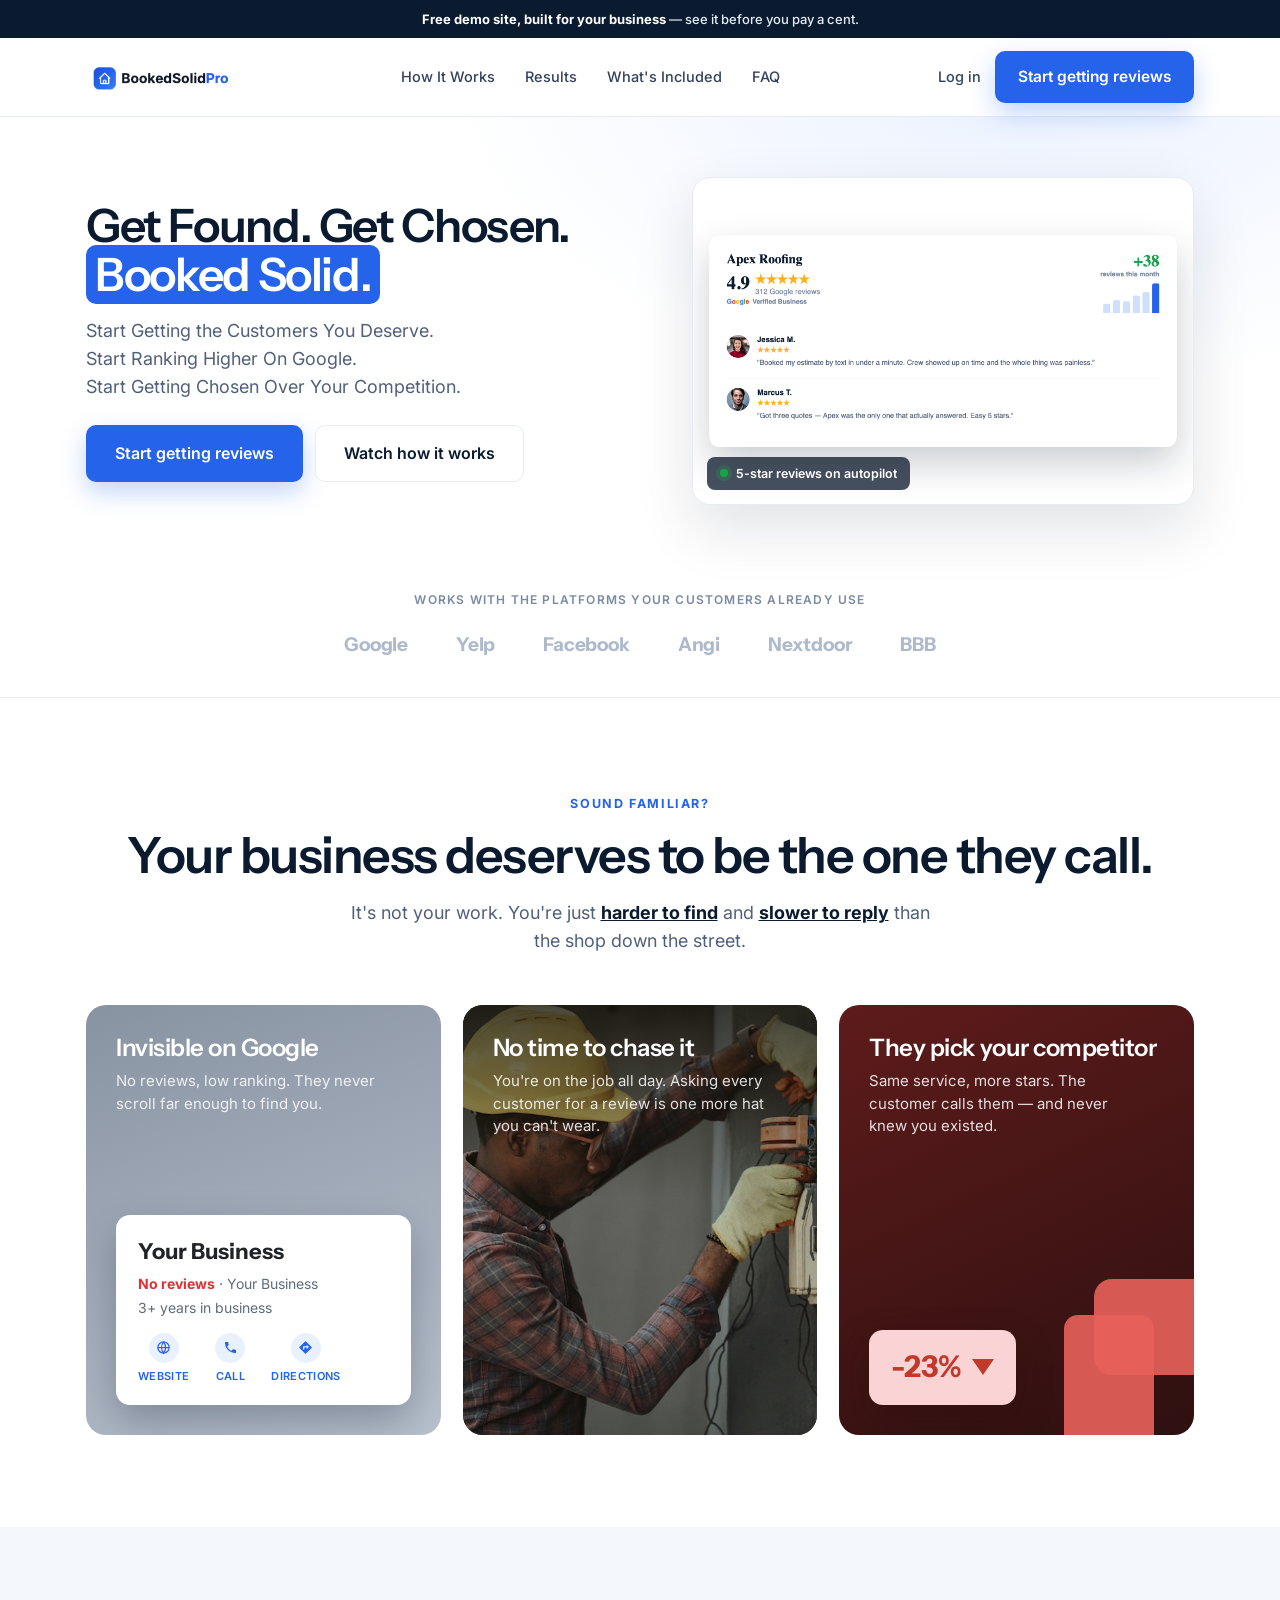
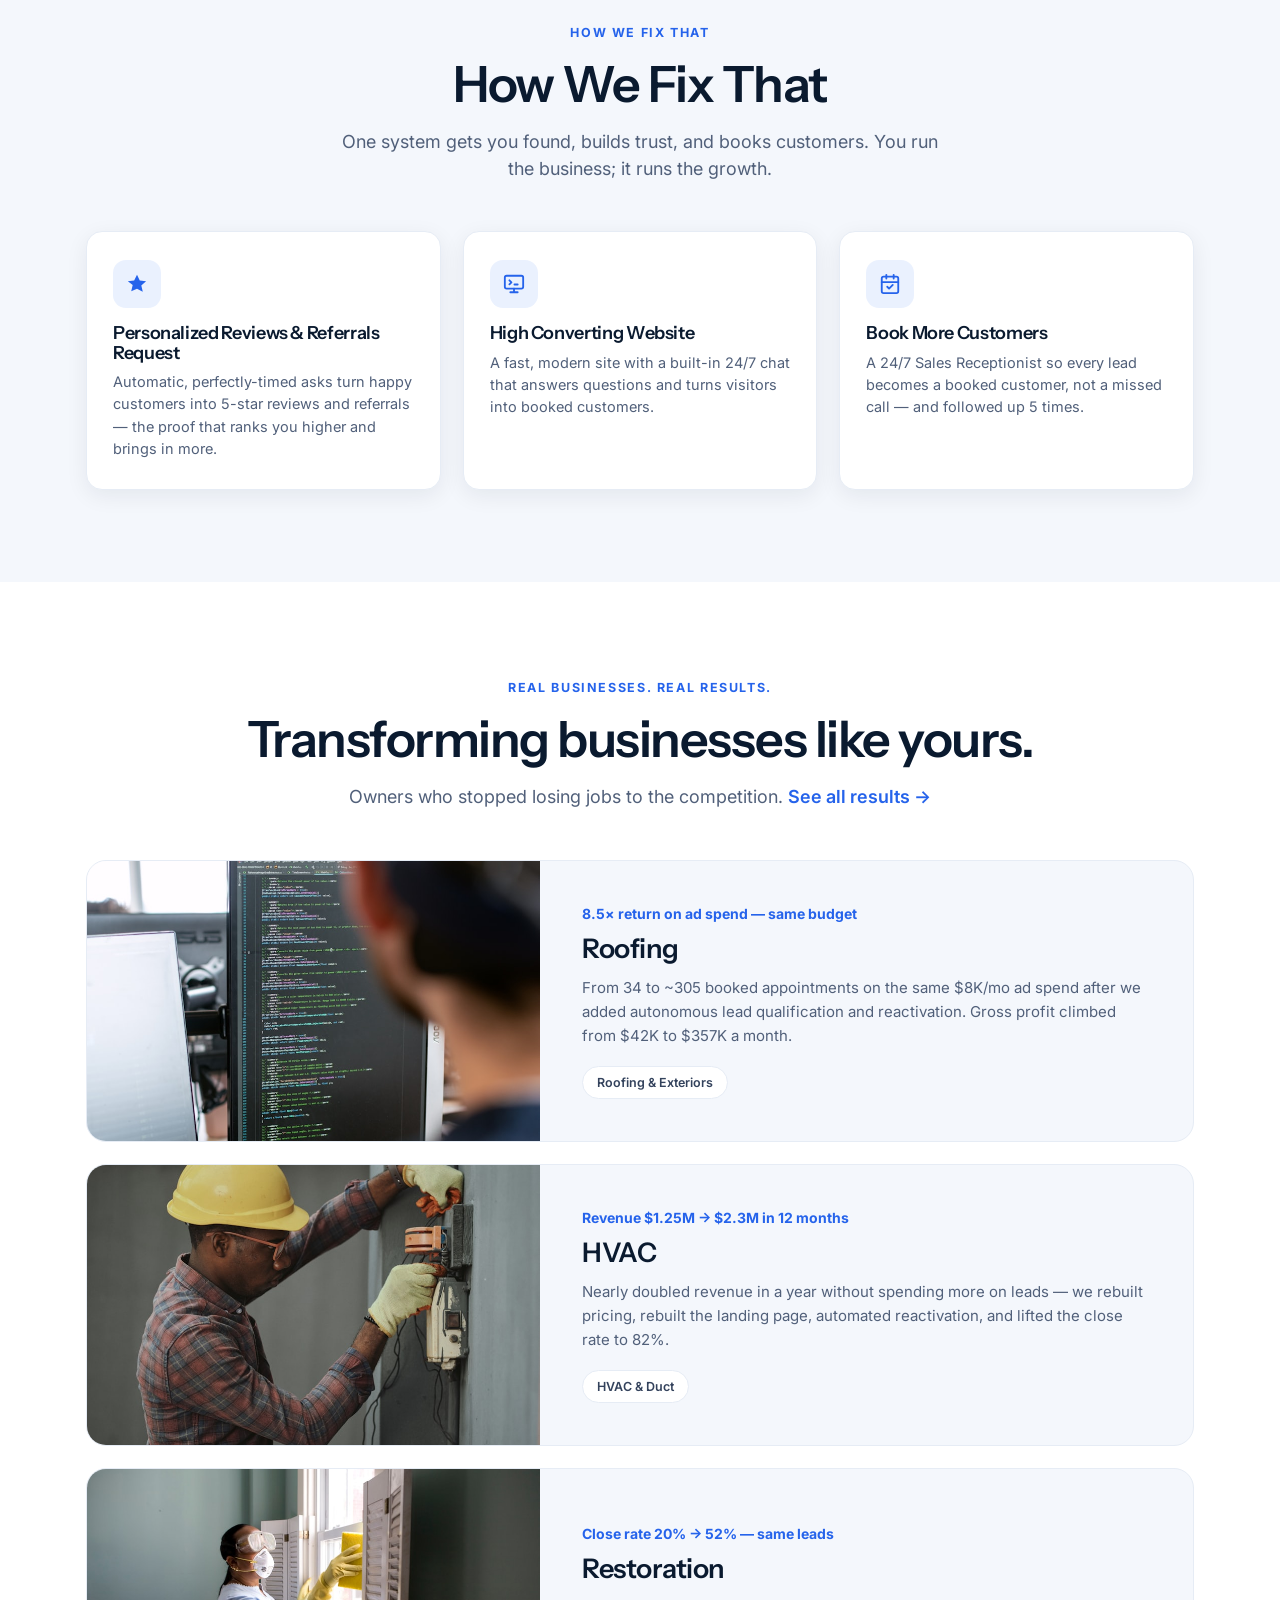
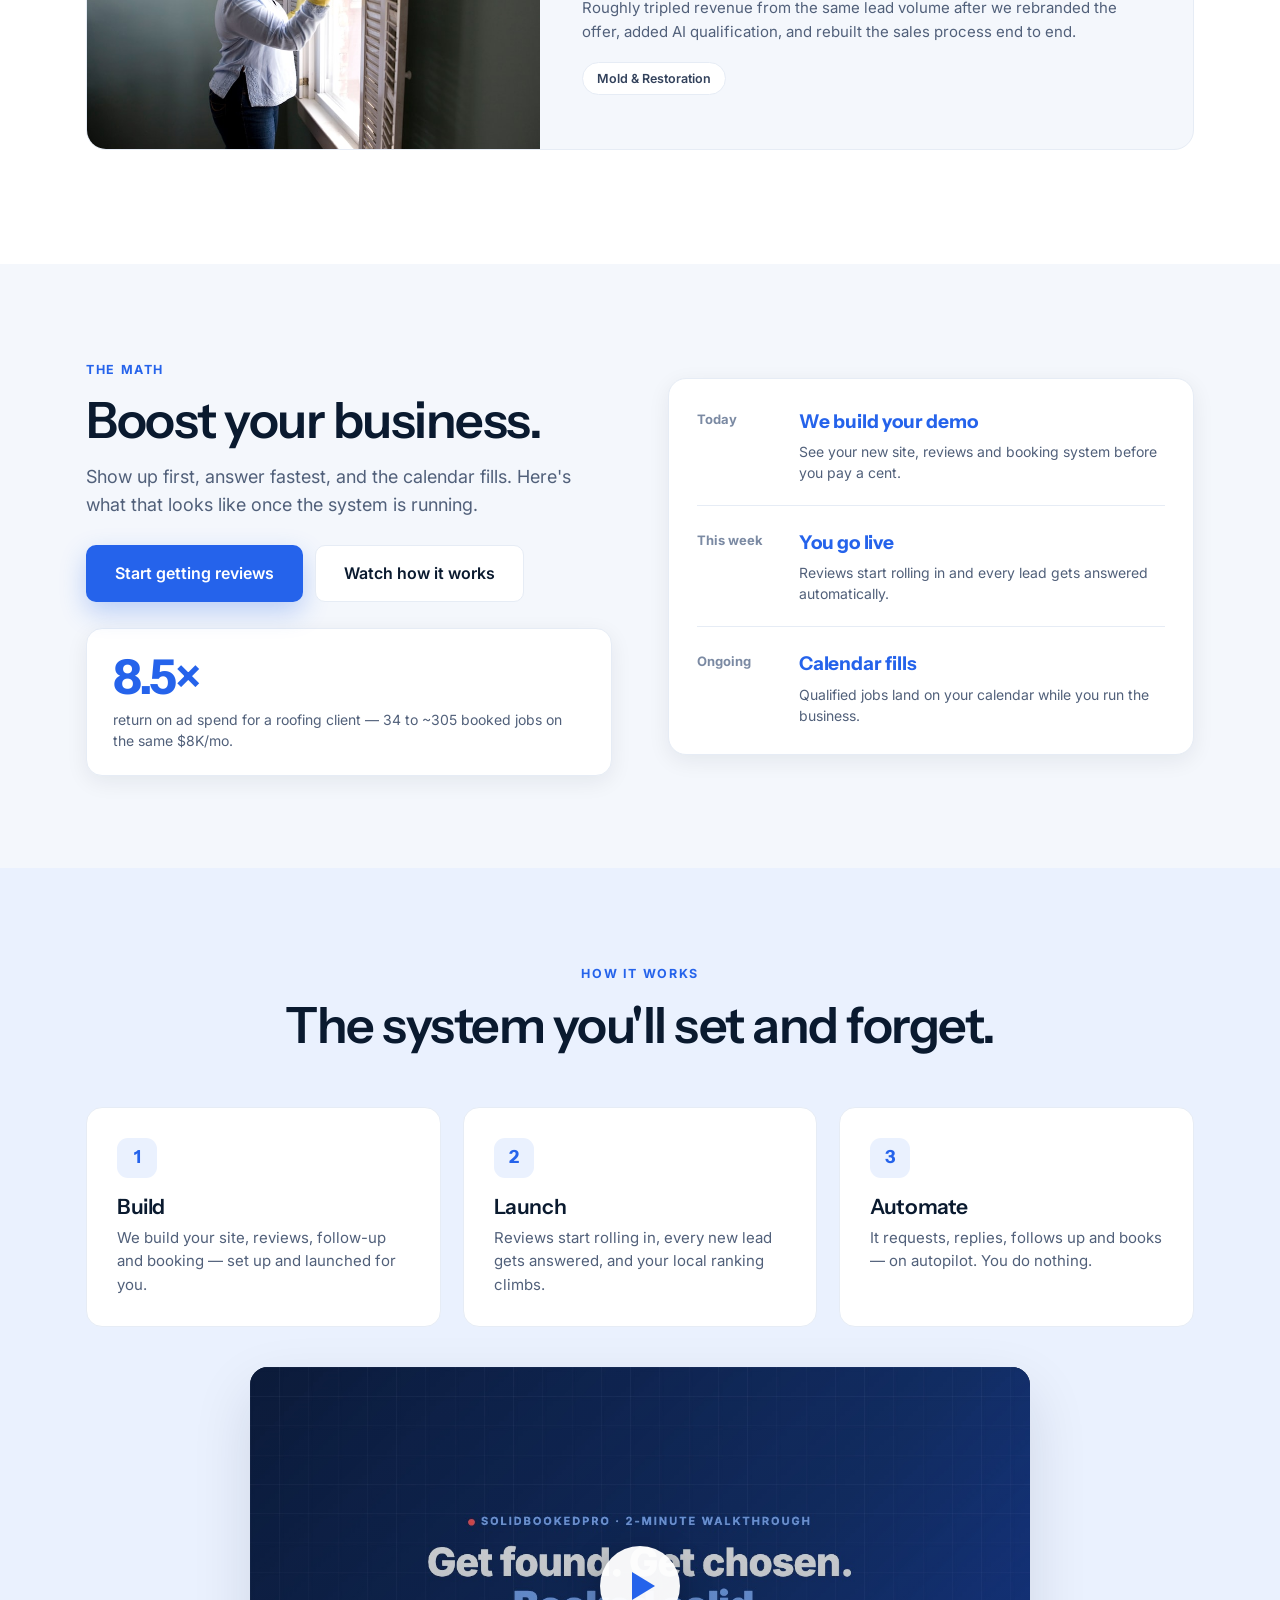
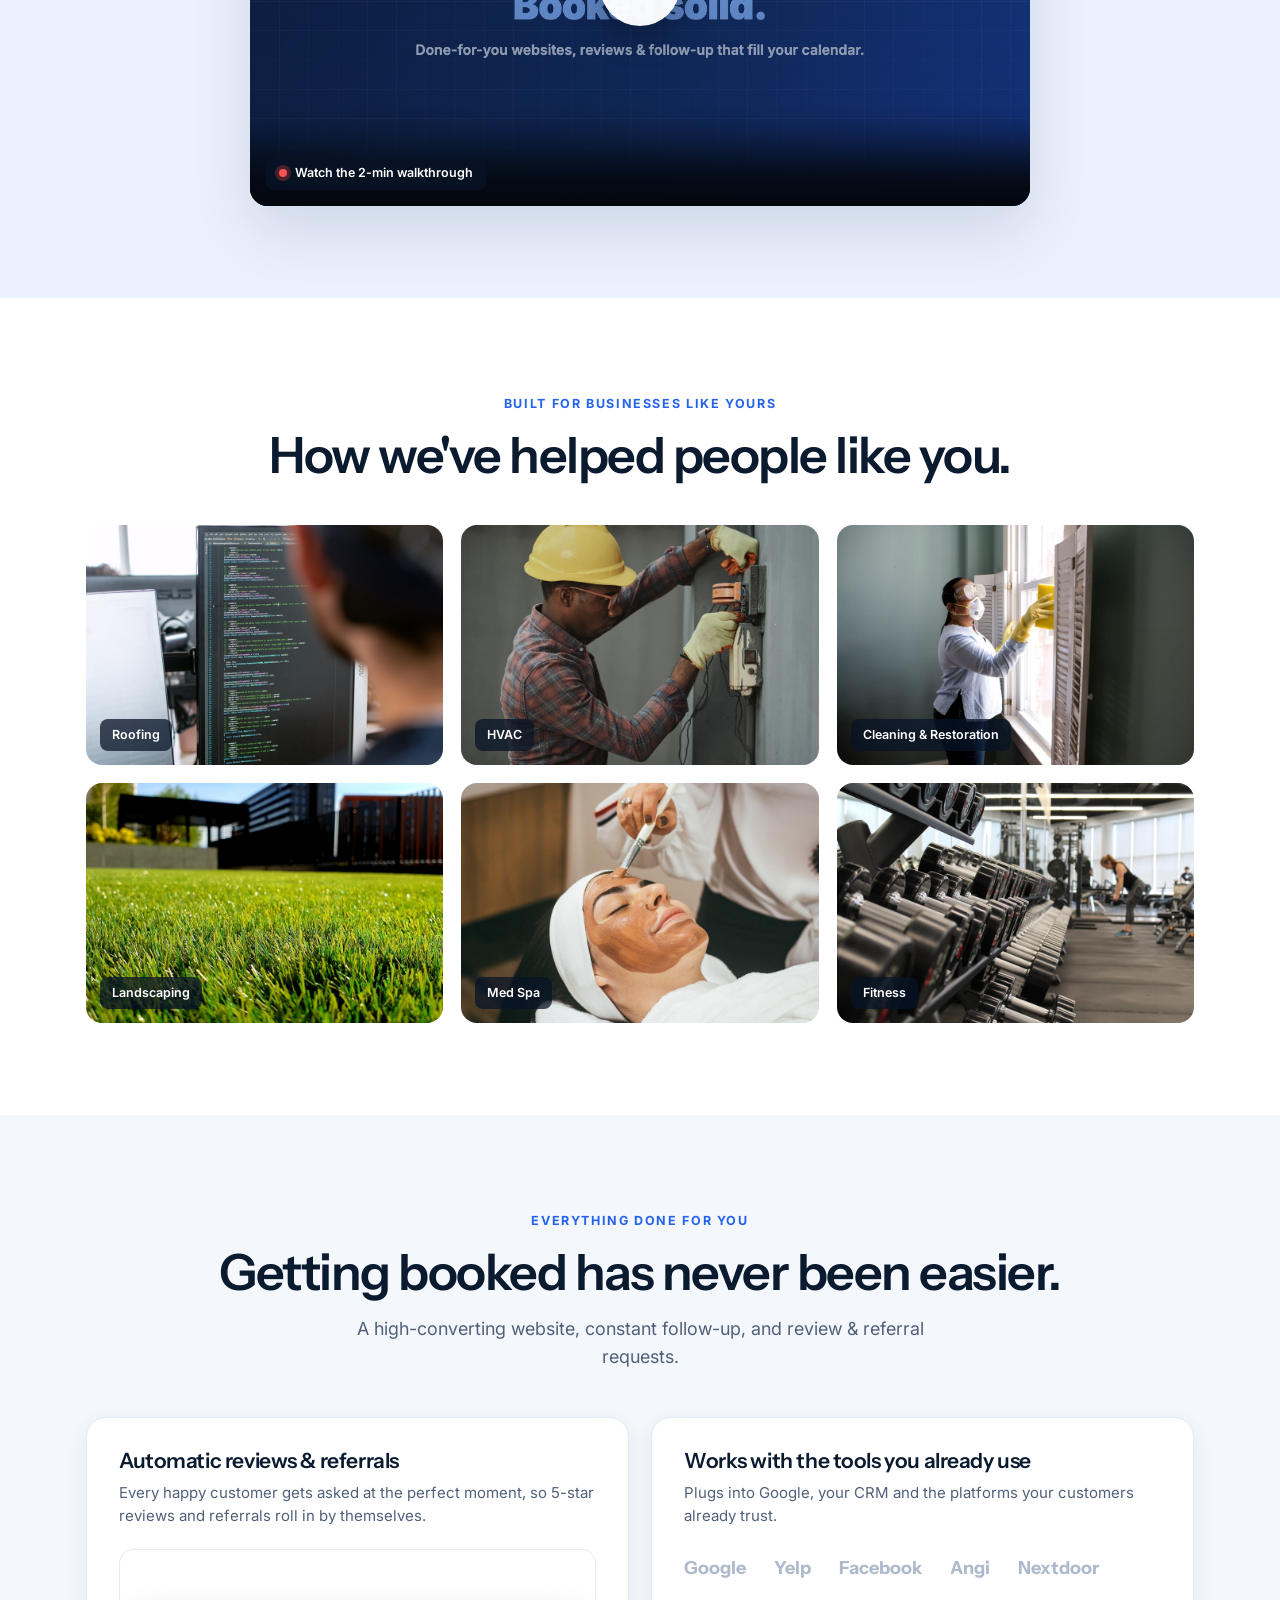
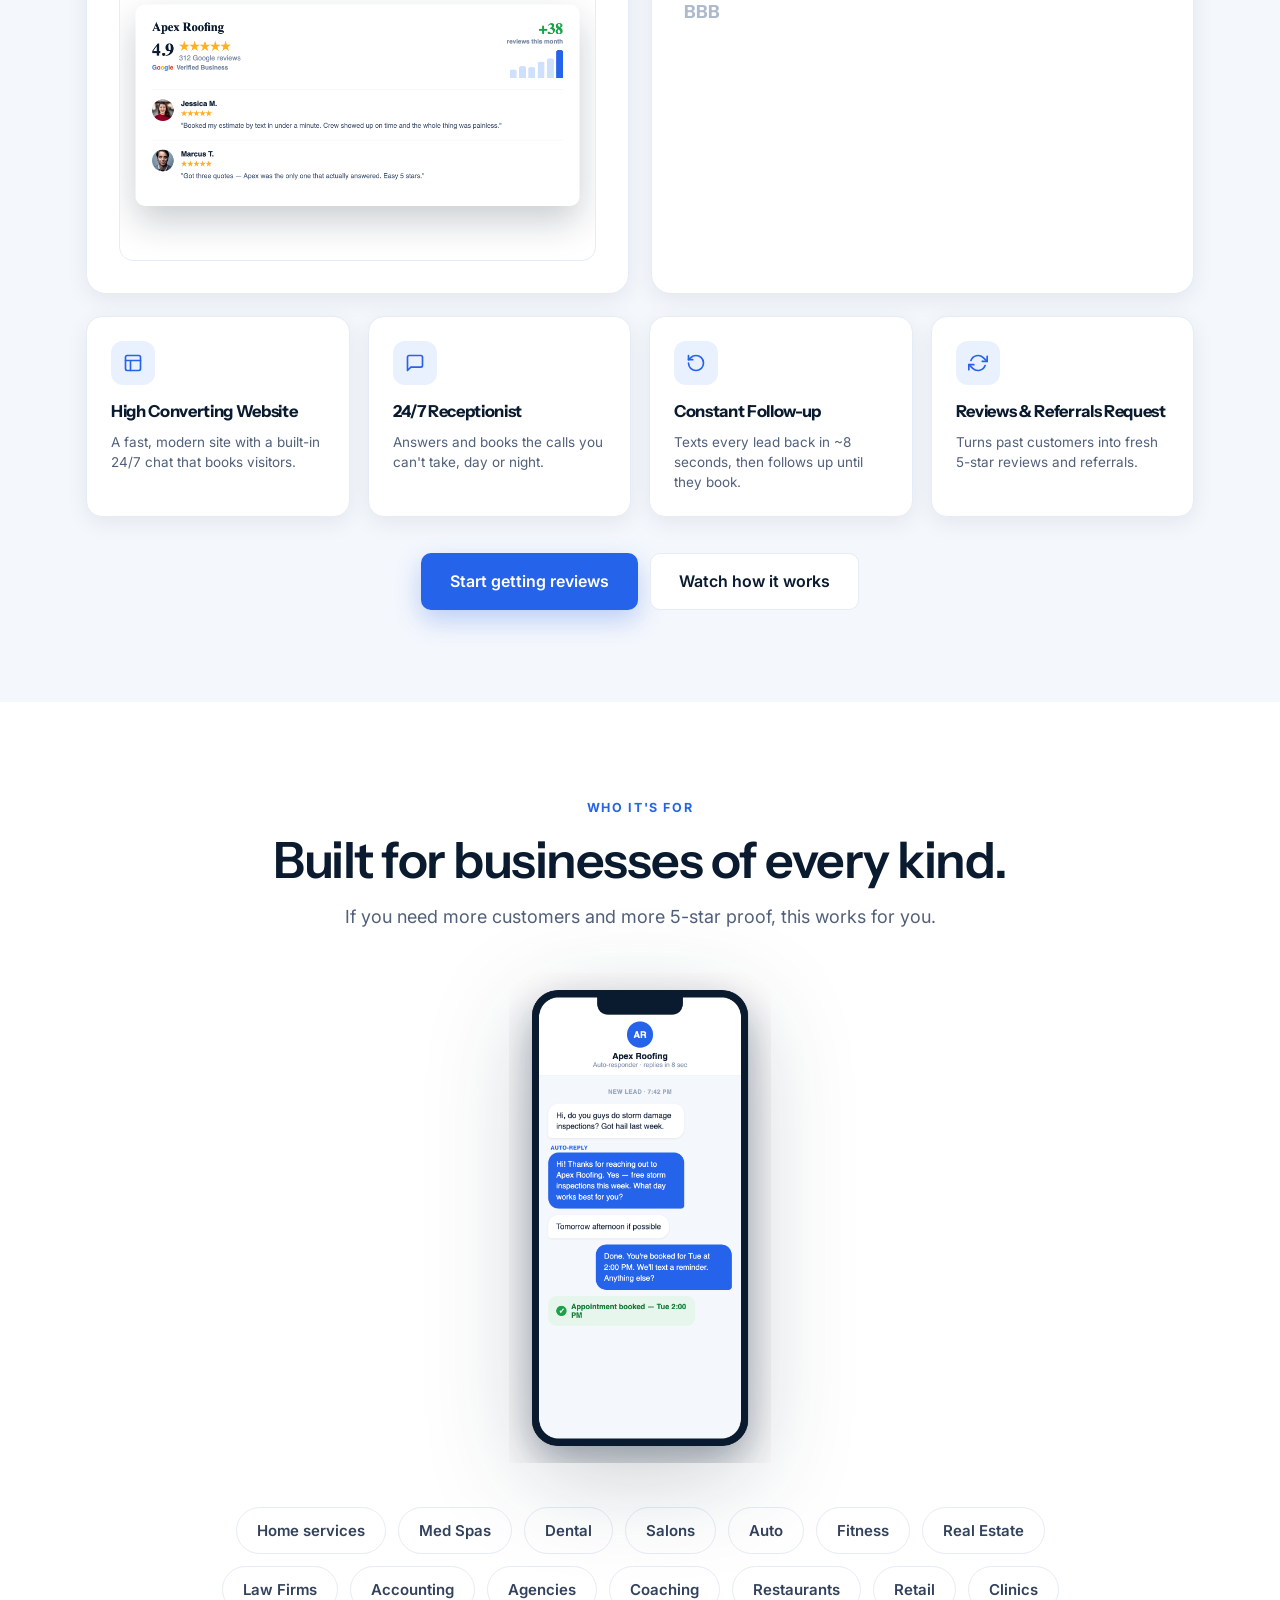
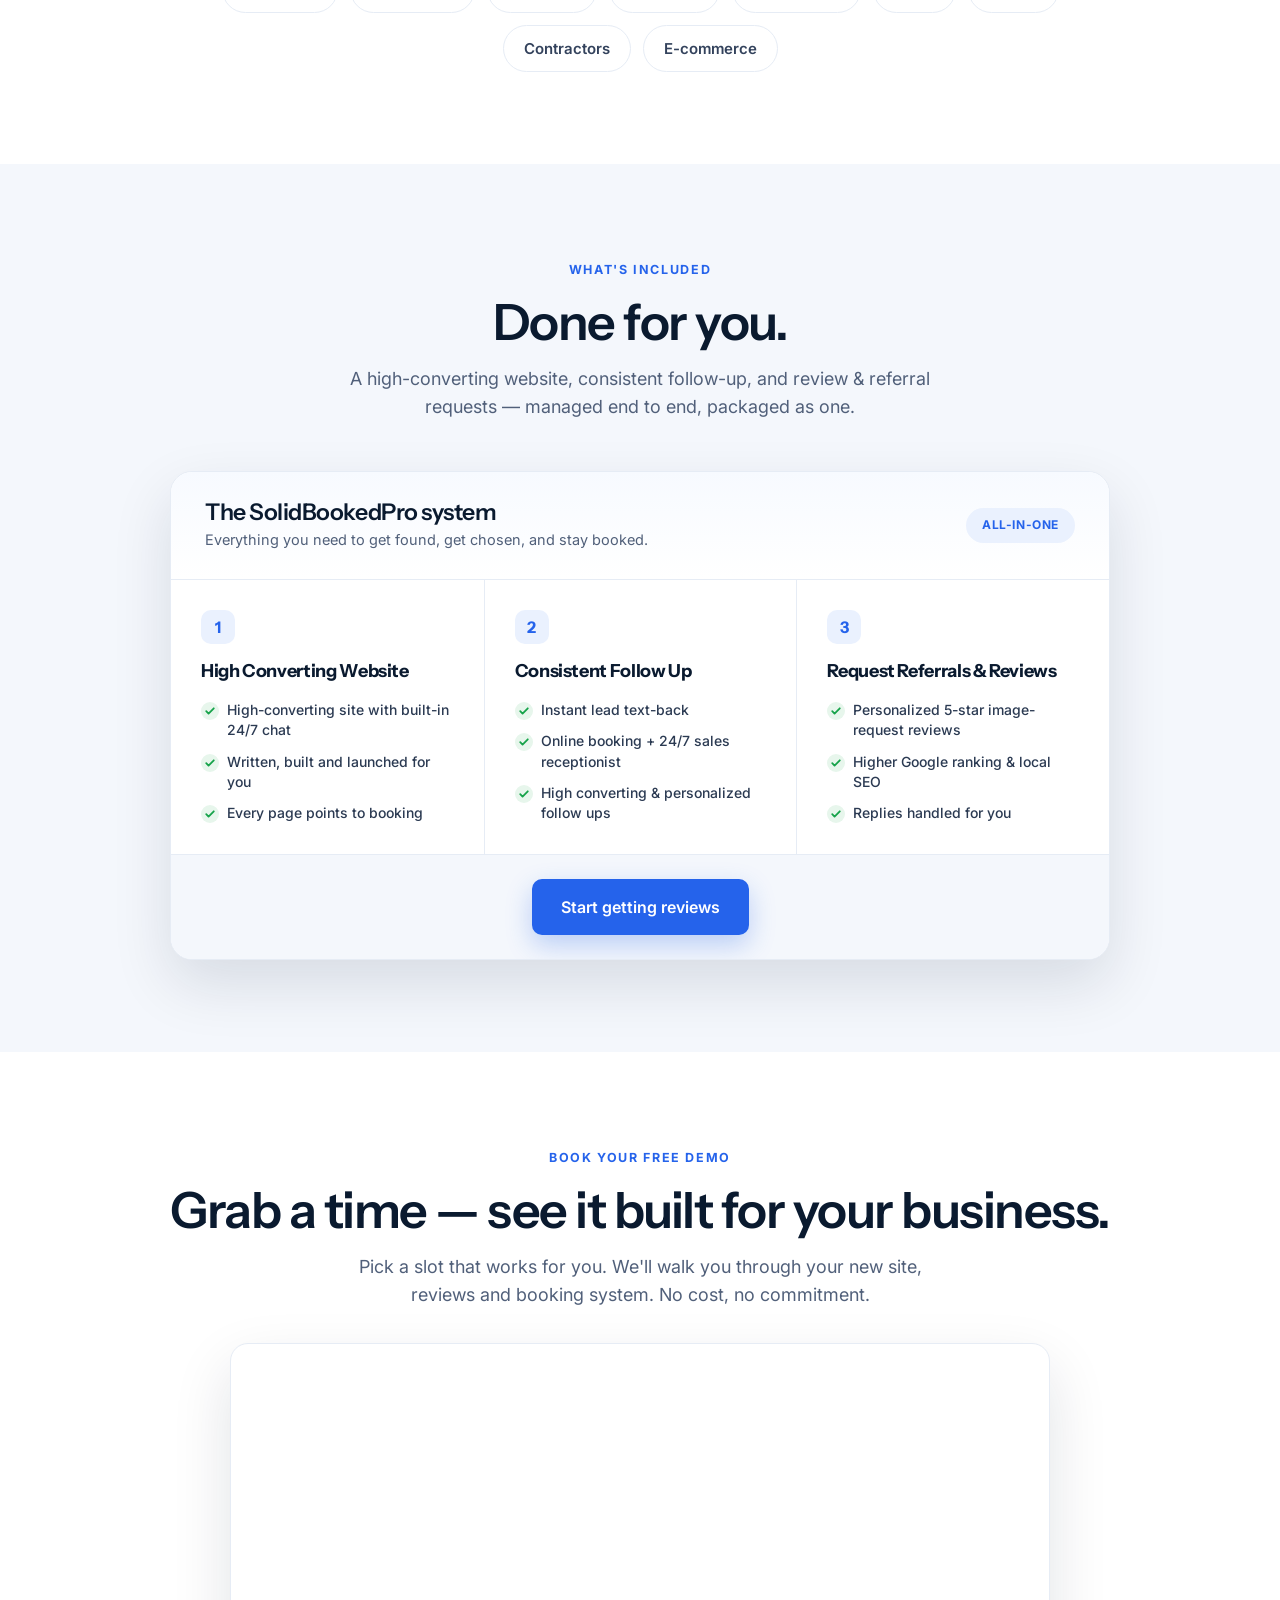
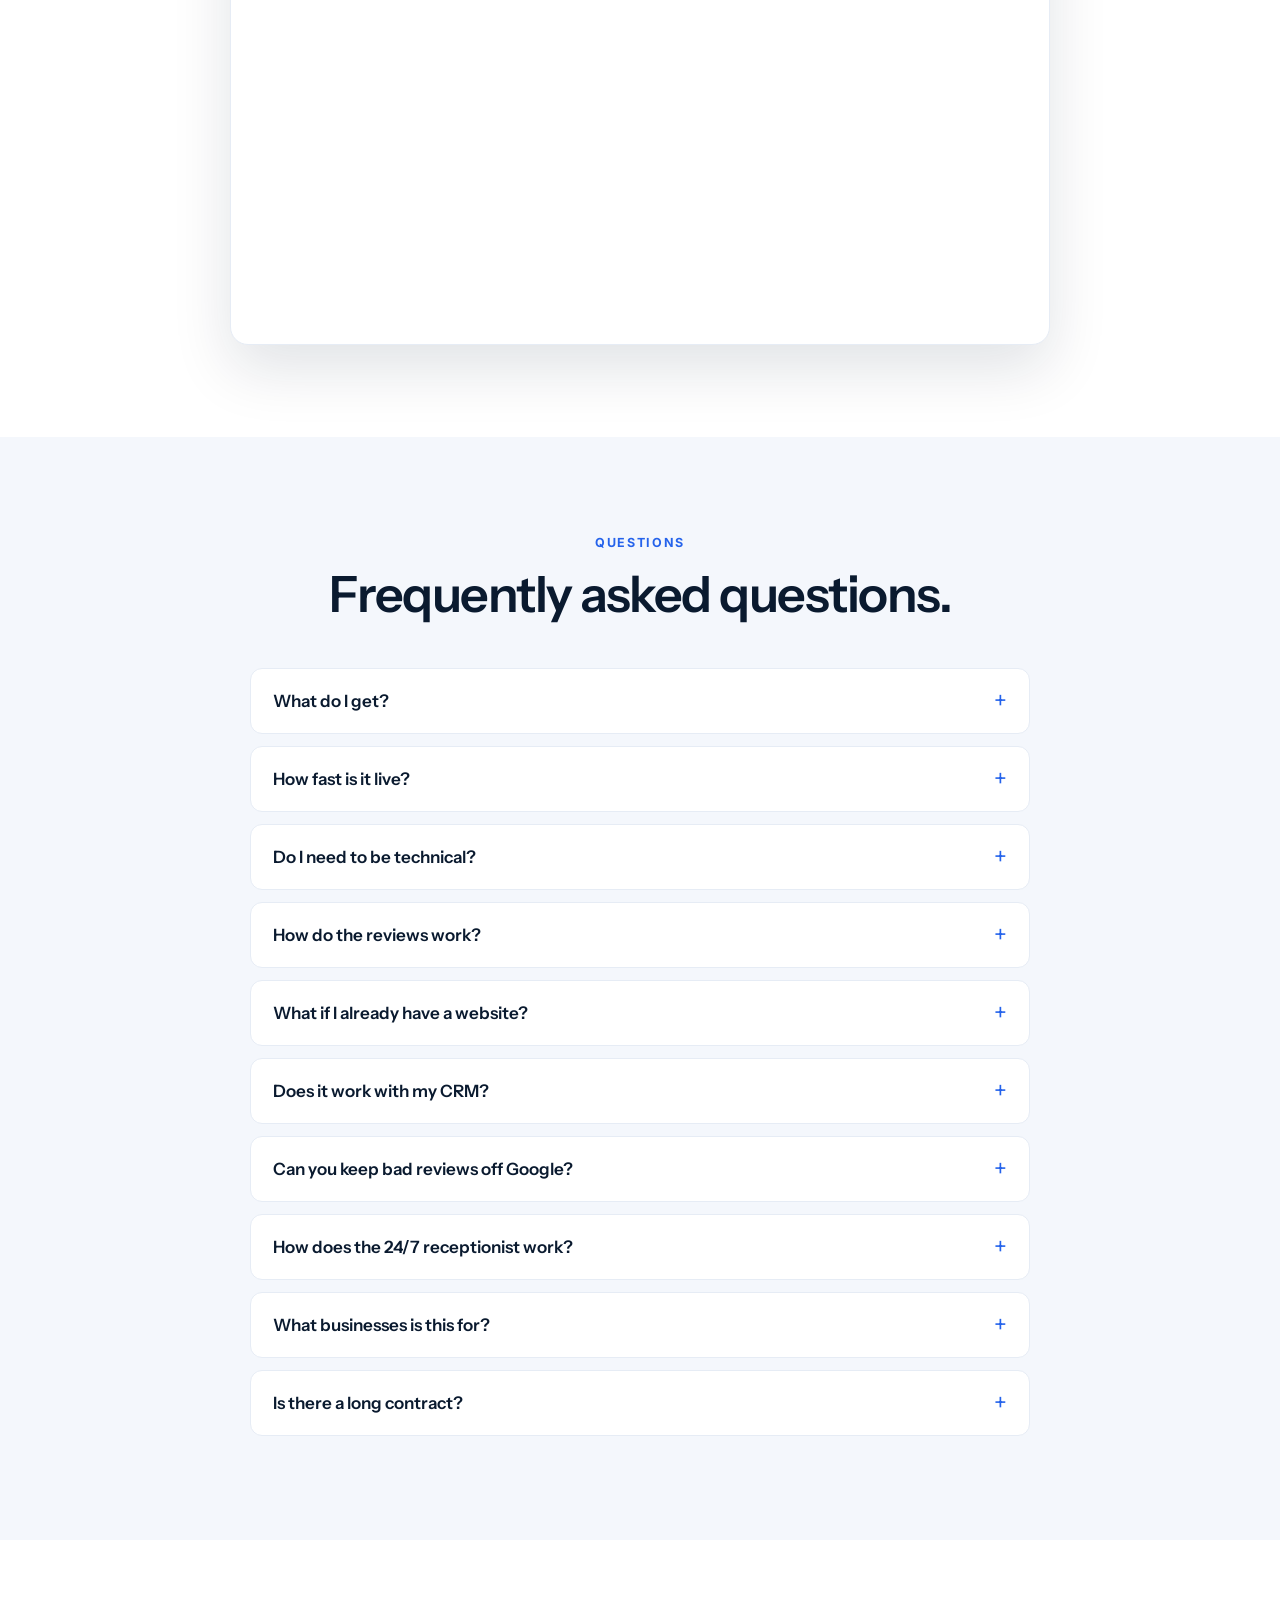
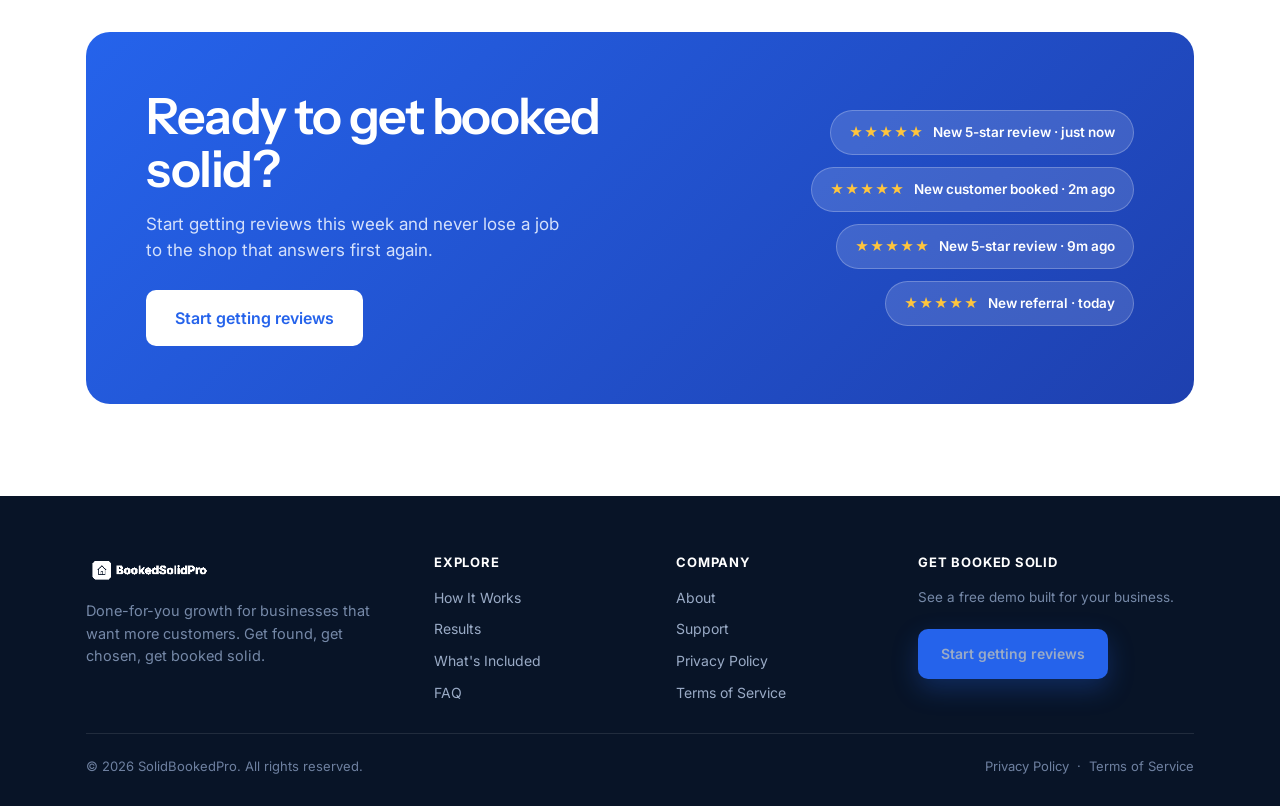
<file: index.html>
<!DOCTYPE html>
<html lang="en">
<head>
<meta charset="UTF-8">
<meta name="viewport" content="width=device-width,initial-scale=1">
<title>SolidBookedPro — Get Found, Get Chosen, Booked Solid</title>
<meta name="description" content="A high-converting website, consistent follow-up, and review & referral requests — one managed system that gets your business found, chosen, and booked solid. Without the $10k agency.">
<link rel="preconnect" href="https://fonts.googleapis.com">
<link rel="preconnect" href="https://fonts.gstatic.com" crossorigin>
<link href="https://fonts.googleapis.com/css2?family=Instrument+Sans:wght@400;500;600;700&family=Inter:wght@400;500;600;700&display=swap" rel="stylesheet">
<link rel="stylesheet" href="assets/styles.css">
<link rel="icon" href="assets/logo.png">
</head>
<body>

<div class="topbar"><b>Free demo site, built for your business</b> — see it before you pay a cent.</div>

<header class="nav">
  <div class="wrap nav-in">
    <a class="brand" href="index.html"><img src="assets/logo.png" alt="SolidBookedPro"></a>
    <nav class="nav-links">
      <a href="product.html">How It Works</a>
      <a href="case-studies.html">Results</a>
      <a href="index.html#pricing">What's Included</a>
      <a href="index.html#faq">FAQ</a>
    </nav>
    <div class="nav-cta">
      <a class="login" href="#">Log in</a>
      <a class="btn btn-primary" href="#book">Start getting reviews</a>
      <button class="burger" id="burger" aria-label="Menu"><span></span><span></span><span></span></button>
    </div>
  </div>
  <div class="mobile-menu" id="mobileMenu">
    <a href="product.html">How It Works</a>
    <a href="case-studies.html">Results</a>
    <a href="index.html#pricing">What's Included</a>
    <a href="index.html#faq">FAQ</a>
    <a class="btn btn-primary" href="#book">Start getting reviews</a>
  </div>
</header>

<!-- HERO (2-col: text left, media right) -->
<section class="hero2">
  <div class="wrap">
    <div class="hero-grid">
      <div class="ht">
        <h1><span class="h1line">Get Found. Get Chosen.</span><br><span class="hl-box">Booked Solid.</span></h1>
        <p class="sub"><span class="subline">Start Getting the Customers You Deserve.</span><br><span class="subline">Start Ranking Higher On Google.</span><br><span class="subline">Start Getting Chosen Over Your Competition.</span></p>
        <div class="hero-cta">
          <a class="btn btn-primary btn-lg" href="#book">Start getting reviews</a>
          <a class="btn btn-ghost btn-lg" href="#vsl">Watch how it works</a>
        </div>
      </div>
      <div class="hm">
        <div class="mediaframe">
          <img src="assets/mock/reviews.png" alt="5-star reviews growing on autopilot">
          <div class="media-tag"><span class="dot"></span> 5-star reviews on autopilot</div>
        </div>
      </div>
    </div>
  </div>
</section>

<!-- TRUST STRIP -->
<div class="logos">
  <div class="wrap">
    <div class="label">Works with the platforms your customers already use</div>
    <div class="logos-row"><span class="lg">Google</span><span class="lg">Yelp</span><span class="lg">Facebook</span><span class="lg">Angi</span><span class="lg">Nextdoor</span><span class="lg">BBB</span></div>
  </div>
</div>

<!-- PROBLEM -->
<section>
  <div class="wrap center">
    <span class="eyebrow">Sound familiar?</span>
    <h2>Your business deserves to be the one they call.</h2>
    <p class="lead">It's not your work. You're just <span class="bu">harder to find</span> and <span class="bu">slower to reply</span> than the shop down the street.</p>
  </div>
  <div class="wrap">
    <div class="pgrid">
      <div class="pcard pcard-a">
        <h3>Invisible on Google</h3>
        <p>No reviews, low ranking. They never scroll far enough to find you.</p>
        <div class="gcard">
          <div class="biz">Your Business</div>
          <div class="meta"><b>No reviews</b> <span>· Your Business</span></div>
          <div class="yrs">3+ years in business</div>
          <div class="acts">
            <div class="act"><span class="cir"><svg width="15" height="15" viewBox="0 0 24 24" fill="none" stroke="#2563EB" stroke-width="2"><circle cx="12" cy="12" r="9"/><path d="M3 12h18M12 3a15 15 0 010 18 15 15 0 010-18"/></svg></span>WEBSITE</div>
            <div class="act"><span class="cir"><svg width="15" height="15" viewBox="0 0 24 24" fill="#2563EB"><path d="M6.6 10.8a15 15 0 006.6 6.6l2.2-2.2a1 1 0 011-.24 11 11 0 003.4.55 1 1 0 011 1V20a1 1 0 01-1 1A17 17 0 013 4a1 1 0 011-1h3.5a1 1 0 011 1 11 11 0 00.55 3.4 1 1 0 01-.24 1z"/></svg></span>CALL</div>
            <div class="act"><span class="cir"><svg width="15" height="15" viewBox="0 0 24 24" fill="#2563EB"><path d="M21.7 11.3l-9-9a1 1 0 00-1.4 0l-9 9a1 1 0 000 1.4l9 9a1 1 0 001.4 0l9-9a1 1 0 000-1.4zM14 14.5V12h-4v3H8v-4a1 1 0 011-1h5V7.5L17.5 11 14 14.5z"/></svg></span>DIRECTIONS</div>
          </div>
        </div>
      </div>

      <div class="pcard pcard-b">
        <img src="assets/photos/hvac.jpg" alt="">
        <div class="pc-in">
          <h3>No time to chase it</h3>
          <p>You're on the job all day. Asking every customer for a review is one more hat you can't wear.</p>
        </div>
      </div>

      <div class="pcard pcard-c">
        <span class="pshape s1"></span><span class="pshape s2"></span>
        <h3>They pick your competitor</h3>
        <p>Same service, more stars. The customer calls them — and never knew you existed.</p>
        <div class="declta">-23% <span class="tri"></span></div>
      </div>
    </div>
  </div>
</section>

<!-- HOW WE FIX THAT (4 benefit boxes) -->
<section style="background:var(--bg-soft)" id="fix">
  <div class="wrap center">
    <span class="eyebrow">How we fix that</span>
    <h2>How We Fix That</h2>
    <p class="lead">One system gets you found, builds trust, and books customers. You run the business; it runs the growth.</p>
    <div class="fixgrid">
      <div class="fixbox">
        <span class="fi"><svg width="22" height="22" viewBox="0 0 24 24" fill="#2563EB"><path d="M12 2l3 6.3 6.9.6-5.2 4.6 1.6 6.9L12 17.3 5.7 20l1.6-6.9L2 8.9l6.9-.6z"/></svg></span>
        <h3>Personalized Reviews &amp; Referrals Request</h3>
        <p>Automatic, perfectly-timed asks turn happy customers into 5-star reviews and referrals — the proof that ranks you higher and brings in more.</p>
      </div>
      <div class="fixbox">
        <span class="fi"><svg width="22" height="22" viewBox="0 0 24 24" fill="none" stroke="#2563EB" stroke-width="2" stroke-linecap="round" stroke-linejoin="round"><rect x="2" y="3" width="20" height="14" rx="2"/><path d="M8 21h8M12 17v4"/><path d="M7 8l2.2 2.2L7 12.4M12.5 12.5H16"/></svg></span>
        <h3>High Converting Website</h3>
        <p>A fast, modern site with a built-in 24/7 chat that answers questions and turns visitors into booked customers.</p>
      </div>
      <div class="fixbox">
        <span class="fi"><svg width="22" height="22" viewBox="0 0 24 24" fill="none" stroke="#2563EB" stroke-width="2" stroke-linecap="round" stroke-linejoin="round"><rect x="3" y="4" width="18" height="18" rx="2"/><path d="M16 2v4M8 2v4M3 10h18"/><path d="M9 15l2 2 4-4"/></svg></span>
        <h3>Book More Customers</h3>
        <p>A 24/7 Sales Receptionist so every lead becomes a booked customer, not a missed call — and followed up 5 times.</p>
      </div>
    </div>
  </div>
</section>

<!-- CASE STUDIES (horizontal stacked) -->
<section id="results">
  <div class="wrap center">
    <span class="eyebrow">Real businesses. Real results.</span>
    <h2>Transforming businesses like yours.</h2>
    <p class="lead">Owners who stopped losing jobs to the competition. <a href="case-studies.html" class="hl" style="font-weight:600">See all results →</a></p>
  </div>
  <div class="wrap">
    <div class="csrow">
      <div class="csmedia"><img src="assets/photos/contractor.jpg" alt="Roofing"></div>
      <div class="csbody">
        <div class="cseyebrow">8.5× return on ad spend — same budget</div>
        <h3>Roofing</h3>
        <p>From 34 to ~305 booked appointments on the same $8K/mo ad spend after we added autonomous lead qualification and reactivation. Gross profit climbed from $42K to $357K a month.</p>
        <span class="cschip">Roofing &amp; Exteriors</span>
      </div>
    </div>
    <div class="csrow">
      <div class="csmedia"><img src="assets/photos/hvac.jpg" alt="HVAC"></div>
      <div class="csbody">
        <div class="cseyebrow">Revenue $1.25M → $2.3M in 12 months</div>
        <h3>HVAC</h3>
        <p>Nearly doubled revenue in a year without spending more on leads — we rebuilt pricing, rebuilt the landing page, automated reactivation, and lifted the close rate to 82%.</p>
        <span class="cschip">HVAC &amp; Duct</span>
      </div>
    </div>
    <div class="csrow">
      <div class="csmedia"><img src="assets/photos/cleaning.jpg" alt="Restoration"></div>
      <div class="csbody">
        <div class="cseyebrow">Close rate 20% → 52% — same leads</div>
        <h3>Restoration</h3>
        <p>Roughly tripled revenue from the same lead volume after we rebranded the offer, added AI qualification, and rebuilt the sales process end to end.</p>
        <span class="cschip">Mold &amp; Restoration</span>
      </div>
    </div>
  </div>
</section>

<!-- RESULTS BAND (2-col: stat + timeline) -->
<section style="background:var(--bg-soft)">
  <div class="wrap">
    <div class="resgrid">
      <div>
        <span class="eyebrow">The math</span>
        <h2>Boost your business.</h2>
        <p class="lead" style="margin-left:0">Show up first, answer fastest, and the calendar fills. Here's what that looks like once the system is running.</p>
        <div class="hero-cta" style="justify-content:flex-start">
          <a class="btn btn-primary btn-lg" href="#book">Start getting reviews</a>
          <a class="btn btn-ghost btn-lg" href="#vsl">Watch how it works</a>
        </div>
        <div class="statcard">
          <div class="sb">8.5×</div>
          <div class="sl">return on ad spend for a roofing client — 34 to ~305 booked jobs on the same $8K/mo.</div>
        </div>
      </div>
      <div class="tlight">
        <div class="tlrow"><div class="k">Today</div><div><div class="t">We build your demo</div><div class="d">See your new site, reviews and booking system before you pay a cent.</div></div></div>
        <div class="tlrow"><div class="k">This week</div><div><div class="t">You go live</div><div class="d">Reviews start rolling in and every lead gets answered automatically.</div></div></div>
        <div class="tlrow"><div class="k">Ongoing</div><div><div class="t">Calendar fills</div><div class="d">Qualified jobs land on your calendar while you run the business.</div></div></div>
      </div>
    </div>
  </div>
</section>

<!-- SET AND FORGET (steps + video) -->
<section style="background:var(--bg-blue)">
  <div class="wrap center">
    <span class="eyebrow">How it works</span>
    <h2>The system you'll set and forget.</h2>
    <div class="steps">
      <div class="step"><div class="num">1</div><h3>Build</h3><p>We build your site, reviews, follow-up and booking — set up and launched for you.</p></div>
      <div class="step"><div class="num">2</div><h3>Launch</h3><p>Reviews start rolling in, every new lead gets answered, and your local ranking climbs.</p></div>
      <div class="step"><div class="num">3</div><h3>Automate</h3><p>It requests, replies, follows up and books — on autopilot. You do nothing.</p></div>
    </div>
  </div>
  <div class="wrap">
    <div class="videoframe" id="vsl">
      <div class="video-card">
        <video id="vsl-video" controls preload="none" poster="assets/poster.jpg" playsinline>
          <source src="assets/vsl.mp4" type="video/mp4">
        </video>
        <button class="play-btn" id="playBtn" aria-label="Play video"><span class="circle"><span class="tri"></span></span></button>
        <div class="video-tag"><span class="dot"></span> Watch the 2-min walkthrough</div>
      </div>
    </div>
  </div>
</section>

<!-- GALLERY -->
<section>
  <div class="wrap center">
    <span class="eyebrow">Built for businesses like yours</span>
    <h2>How we've helped people like you.</h2>
    <div class="gallery">
      <div class="gcardp"><img src="assets/photos/contractor.jpg" alt="Roofing"><span class="cap">Roofing</span></div>
      <div class="gcardp"><img src="assets/photos/hvac.jpg" alt="HVAC"><span class="cap">HVAC</span></div>
      <div class="gcardp"><img src="assets/photos/cleaning.jpg" alt="Cleaning"><span class="cap">Cleaning &amp; Restoration</span></div>
      <div class="gcardp"><img src="assets/photos/landscaping.jpg" alt="Landscaping"><span class="cap">Landscaping</span></div>
      <div class="gcardp"><img src="assets/photos/medspa.jpg" alt="Med Spa"><span class="cap">Med Spa</span></div>
      <div class="gcardp"><img src="assets/photos/gym.jpg" alt="Fitness"><span class="cap">Fitness</span></div>
    </div>
  </div>
</section>

<!-- FEATURES (2 big + 4 small) -->
<section style="background:var(--bg-soft)">
  <div class="wrap center">
    <span class="eyebrow">Everything done for you</span>
    <h2>Getting booked has never been easier.</h2>
    <p class="lead">A high-converting website, constant follow-up, and review &amp; referral requests.</p>
    <div class="featbig-grid">
      <div class="featbig">
        <h3>Automatic reviews &amp; referrals</h3>
        <p>Every happy customer gets asked at the perfect moment, so 5-star reviews and referrals roll in by themselves.</p>
        <div class="fb-media"><img src="assets/mock/reviews.png" alt="Reviews growing"></div>
      </div>
      <div class="featbig">
        <h3>Works with the tools you already use</h3>
        <p>Plugs into Google, your CRM and the platforms your customers already trust.</p>
        <div class="fb-logos"><span class="lg">Google</span><span class="lg">Yelp</span><span class="lg">Facebook</span><span class="lg">Angi</span><span class="lg">Nextdoor</span><span class="lg">BBB</span></div>
      </div>
    </div>
    <div class="featsmall-grid">
      <div class="featsmall">
        <span class="fi"><svg width="20" height="20" viewBox="0 0 24 24" fill="none" stroke="#2563EB" stroke-width="2" stroke-linecap="round" stroke-linejoin="round"><rect x="3" y="3" width="18" height="18" rx="2"/><path d="M3 9h18M9 21V9"/></svg></span>
        <h4>High Converting Website</h4>
        <p>A fast, modern site with a built-in 24/7 chat that books visitors.</p>
      </div>
      <div class="featsmall">
        <span class="fi"><svg width="20" height="20" viewBox="0 0 24 24" fill="none" stroke="#2563EB" stroke-width="2" stroke-linecap="round" stroke-linejoin="round"><path d="M21 15a2 2 0 0 1-2 2H7l-4 4V5a2 2 0 0 1 2-2h14a2 2 0 0 1 2 2z"/></svg></span>
        <h4>24/7 Receptionist</h4>
        <p>Answers and books the calls you can't take, day or night.</p>
      </div>
      <div class="featsmall">
        <span class="fi"><svg width="20" height="20" viewBox="0 0 24 24" fill="none" stroke="#2563EB" stroke-width="2" stroke-linecap="round" stroke-linejoin="round"><path d="M3 12a9 9 0 1 0 9-9 9 9 0 0 0-6.3 2.6L3 8"/><path d="M3 3v5h5"/></svg></span>
        <h4>Constant Follow-up</h4>
        <p>Texts every lead back in ~8 seconds, then follows up until they book.</p>
      </div>
      <div class="featsmall">
        <span class="fi"><svg width="20" height="20" viewBox="0 0 24 24" fill="none" stroke="#2563EB" stroke-width="2" stroke-linecap="round" stroke-linejoin="round"><path d="M23 4v6h-6M1 20v-6h6"/><path d="M3.5 9a9 9 0 0 1 14.8-3.4L23 10M1 14l4.7 4.4A9 9 0 0 0 20.5 15"/></svg></span>
        <h4>Reviews &amp; Referrals Request</h4>
        <p>Turns past customers into fresh 5-star reviews and referrals.</p>
      </div>
    </div>
    <div class="hero-cta" style="margin-top:36px">
      <a class="btn btn-primary btn-lg" href="#book">Start getting reviews</a>
      <a class="btn btn-ghost btn-lg" href="#vsl">Watch how it works</a>
    </div>
  </div>
</section>

<!-- INDUSTRIES (phone + pills) -->
<section>
  <div class="wrap center">
    <span class="eyebrow">Who it's for</span>
    <h2>Built for businesses of every kind.</h2>
    <p class="lead">If you need more customers and more 5-star proof, this works for you.</p>
    <div class="indwrap">
      <img class="indphone" src="assets/mock/phone.png" alt="Booking on your phone">
    </div>
    <div class="pills">
      <span class="pill">Home services</span><span class="pill">Med Spas</span><span class="pill">Dental</span><span class="pill">Salons</span><span class="pill">Auto</span><span class="pill">Fitness</span><span class="pill">Real Estate</span><span class="pill">Law Firms</span><span class="pill">Accounting</span><span class="pill">Agencies</span><span class="pill">Coaching</span><span class="pill">Restaurants</span><span class="pill">Retail</span><span class="pill">Clinics</span><span class="pill">Contractors</span><span class="pill">E-commerce</span>
    </div>
  </div>
</section>

<!-- WHAT'S INCLUDED — one offer, three parts -->
<section style="background:var(--bg-soft)" id="pricing">
  <div class="wrap center">
    <span class="eyebrow">What's included</span>
    <h2>Done for you.</h2>
    <p class="lead">A high-converting website, consistent follow-up, and review &amp; referral requests — managed end to end, packaged as one.</p>
    <div class="offerone">
      <div class="oh">
        <div>
          <h3>The SolidBookedPro system</h3>
          <p class="oh-sub">Everything you need to get found, get chosen, and stay booked.</p>
        </div>
        <span class="oh-badge">All-in-one</span>
      </div>
      <div class="osections">
        <div class="osection">
          <div class="onum">1</div>
          <h4>High Converting Website</h4>
          <ul>
            <li><svg width="18" height="18" viewBox="0 0 20 20" fill="none"><circle cx="10" cy="10" r="10" fill="#E7F6EC"/><path d="M5.8 10.2l2.6 2.6 5.8-5.8" stroke="#16A34A" stroke-width="2" stroke-linecap="round" stroke-linejoin="round"/></svg> High-converting site with built-in 24/7 chat</li>
            <li><svg width="18" height="18" viewBox="0 0 20 20" fill="none"><circle cx="10" cy="10" r="10" fill="#E7F6EC"/><path d="M5.8 10.2l2.6 2.6 5.8-5.8" stroke="#16A34A" stroke-width="2" stroke-linecap="round" stroke-linejoin="round"/></svg> Written, built and launched for you</li>
            <li><svg width="18" height="18" viewBox="0 0 20 20" fill="none"><circle cx="10" cy="10" r="10" fill="#E7F6EC"/><path d="M5.8 10.2l2.6 2.6 5.8-5.8" stroke="#16A34A" stroke-width="2" stroke-linecap="round" stroke-linejoin="round"/></svg> Every page points to booking</li>
          </ul>
        </div>
        <div class="osection">
          <div class="onum">2</div>
          <h4>Consistent Follow Up</h4>
          <ul>
            <li><svg width="18" height="18" viewBox="0 0 20 20" fill="none"><circle cx="10" cy="10" r="10" fill="#E7F6EC"/><path d="M5.8 10.2l2.6 2.6 5.8-5.8" stroke="#16A34A" stroke-width="2" stroke-linecap="round" stroke-linejoin="round"/></svg> Instant lead text-back</li>
            <li><svg width="18" height="18" viewBox="0 0 20 20" fill="none"><circle cx="10" cy="10" r="10" fill="#E7F6EC"/><path d="M5.8 10.2l2.6 2.6 5.8-5.8" stroke="#16A34A" stroke-width="2" stroke-linecap="round" stroke-linejoin="round"/></svg> Online booking + 24/7 sales receptionist</li>
            <li><svg width="18" height="18" viewBox="0 0 20 20" fill="none"><circle cx="10" cy="10" r="10" fill="#E7F6EC"/><path d="M5.8 10.2l2.6 2.6 5.8-5.8" stroke="#16A34A" stroke-width="2" stroke-linecap="round" stroke-linejoin="round"/></svg> High converting &amp; personalized follow ups</li>
          </ul>
        </div>
        <div class="osection">
          <div class="onum">3</div>
          <h4>Request Referrals &amp; Reviews</h4>
          <ul>
            <li><svg width="18" height="18" viewBox="0 0 20 20" fill="none"><circle cx="10" cy="10" r="10" fill="#E7F6EC"/><path d="M5.8 10.2l2.6 2.6 5.8-5.8" stroke="#16A34A" stroke-width="2" stroke-linecap="round" stroke-linejoin="round"/></svg> Personalized 5-star image-request reviews</li>
            <li><svg width="18" height="18" viewBox="0 0 20 20" fill="none"><circle cx="10" cy="10" r="10" fill="#E7F6EC"/><path d="M5.8 10.2l2.6 2.6 5.8-5.8" stroke="#16A34A" stroke-width="2" stroke-linecap="round" stroke-linejoin="round"/></svg> Higher Google ranking &amp; local SEO</li>
            <li><svg width="18" height="18" viewBox="0 0 20 20" fill="none"><circle cx="10" cy="10" r="10" fill="#E7F6EC"/><path d="M5.8 10.2l2.6 2.6 5.8-5.8" stroke="#16A34A" stroke-width="2" stroke-linecap="round" stroke-linejoin="round"/></svg> Replies handled for you</li>
          </ul>
        </div>
      </div>
      <div class="of" style="justify-content:center">
        <a class="btn btn-primary btn-lg" href="#book">Start getting reviews</a>
      </div>
    </div>
  </div>
</section>

<!-- BOOK -->
<section id="book">
  <div class="wrap center">
    <span class="eyebrow">Book your free demo</span>
    <h2>Grab a time — see it built for your business.</h2>
    <p class="lead">Pick a slot that works for you. We'll walk you through your new site, reviews and booking system. No cost, no commitment.</p>
    <div class="bookframe">
      <iframe src="https://calendar.google.com/calendar/appointments/schedules/AcZssZ1BttCX2_LJ0wU6bskvLxG_JVm2kGs3GFHglGpM4P0jjnPuijf-GYFt2yOKwhMiJYDgqYBaPbNE?gv=true" style="border:0" width="100%" height="600" frameborder="0"></iframe>
    </div>
  </div>
</section>

<!-- FAQ -->
<section style="background:var(--bg-soft)" id="faq">
  <div class="wrap center">
    <span class="eyebrow">Questions</span>
    <h2>Frequently asked questions.</h2>
    <div class="faq">
      <div class="faq-item"><button class="faq-q">What do I get?<span class="pm">+</span></button><div class="faq-a"><p>Three things in one managed system: a high-converting website, consistent follow-up, and review &amp; referral requests — with online booking and a 24/7 sales receptionist, set up and run for you.</p></div></div>
      <div class="faq-item"><button class="faq-q">How fast is it live?<span class="pm">+</span></button><div class="faq-a"><p>Days, not months. We build it; you approve it.</p></div></div>
      <div class="faq-item"><button class="faq-q">Do I need to be technical?<span class="pm">+</span></button><div class="faq-a"><p>No. It's 100% done for you. You never touch code or settings — you just get the booked customers.</p></div></div>
      <div class="faq-item"><button class="faq-q">How do the reviews work?<span class="pm">+</span></button><div class="faq-a"><p>After each job, your customer gets a perfectly-timed request to review you. More 5-star reviews lift your Google rank, so more people find you.</p></div></div>
      <div class="faq-item"><button class="faq-q">What if I already have a website?<span class="pm">+</span></button><div class="faq-a"><p>We'll upgrade it or build a better one, then plug reviews, follow-up and booking on top.</p></div></div>
      <div class="faq-item"><button class="faq-q">Does it work with my CRM?<span class="pm">+</span></button><div class="faq-a"><p>Yes. It connects to the tools you already use, including Google and most popular CRMs.</p></div></div>
      <div class="faq-item"><button class="faq-q">Can you keep bad reviews off Google?<span class="pm">+</span></button><div class="faq-a"><p>We route unhappy customers to you privately first, so issues get resolved before they ever land as a public 1-star.</p></div></div>
      <div class="faq-item"><button class="faq-q">How does the 24/7 receptionist work?<span class="pm">+</span></button><div class="faq-a"><p>When you can't pick up, it answers, qualifies, and books the appointment straight onto your calendar — 24/7.</p></div></div>
      <div class="faq-item"><button class="faq-q">What businesses is this for?<span class="pm">+</span></button><div class="faq-a"><p>Almost any business that wants more customers and more 5-star proof — from contractors and clinics to agencies, real estate, retail and professional services.</p></div></div>
      <div class="faq-item"><button class="faq-q">Is there a long contract?<span class="pm">+</span></button><div class="faq-a"><p>No lock-ins. It pays for itself with your first booked job, so we earn your business every month.</p></div></div>
    </div>
  </div>
</section>

<!-- FINAL CTA (card + floating review chips) -->
<section>
  <div class="wrap">
    <div class="finalcta">
      <div class="fc-text">
        <h2>Ready to get booked solid?</h2>
        <p>Start getting reviews this week and never lose a job to the shop that answers first again.</p>
        <a class="btn btn-white btn-lg" href="#book">Start getting reviews</a>
      </div>
      <div class="fc-chips">
        <span class="chip"><span class="cstars">★★★★★</span> New 5-star review · just now</span>
        <span class="chip"><span class="cstars">★★★★★</span> New customer booked · 2m ago</span>
        <span class="chip"><span class="cstars">★★★★★</span> New 5-star review · 9m ago</span>
        <span class="chip"><span class="cstars">★★★★★</span> New referral · today</span>
      </div>
    </div>
  </div>
</section>

<!-- FOOTER -->
<footer class="footer">
  <div class="wrap">
    <div class="foot-top foot-grid">
      <div class="foot-brand">
        <div class="brand-f"><img src="assets/logo.png" alt="SolidBookedPro"></div>
        <p style="margin-top:14px;max-width:300px;color:#7689A8">Done-for-you growth for businesses that want more customers. Get found, get chosen, get booked solid.</p>
      </div>
      <div class="foot-col">
        <div class="foot-h">Explore</div>
        <a href="product.html">How It Works</a>
        <a href="case-studies.html">Results</a>
        <a href="index.html#pricing">What's Included</a>
        <a href="index.html#faq">FAQ</a>
      </div>
      <div class="foot-col">
        <div class="foot-h">Company</div>
        <a href="#">About</a>
        <a href="mailto:support@solidbookedpro.com">Support</a>
        <a href="#">Privacy Policy</a>
        <a href="#">Terms of Service</a>
      </div>
      <div class="foot-col foot-cta">
        <div class="foot-h">Get booked solid</div>
        <p style="color:#7689A8;font-size:13.5px;margin-bottom:12px">See a free demo built for your business.</p>
        <a class="btn btn-primary" href="#book">Start getting reviews</a>
      </div>
    </div>
    <div class="foot-bottom">
      <span>© 2026 SolidBookedPro. All rights reserved.</span>
      <span><a href="#">Privacy Policy</a> &nbsp;·&nbsp; <a href="#">Terms of Service</a></span>
    </div>
  </div>
</footer>

<script>
  document.getElementById('burger').addEventListener('click',function(){document.getElementById('mobileMenu').classList.toggle('open');});
  var pb=document.getElementById('playBtn'),v=document.getElementById('vsl-video');
  if(pb){pb.addEventListener('click',function(){v.play();pb.style.display='none';});}
  document.querySelectorAll('.faq-q').forEach(function(q){
    q.addEventListener('click',function(){q.parentElement.classList.toggle('open');
      var a=q.nextElementSibling;a.style.maxHeight=q.parentElement.classList.contains('open')?a.scrollHeight+'px':0;});
  });
</script>
</body>
</html>
</file>
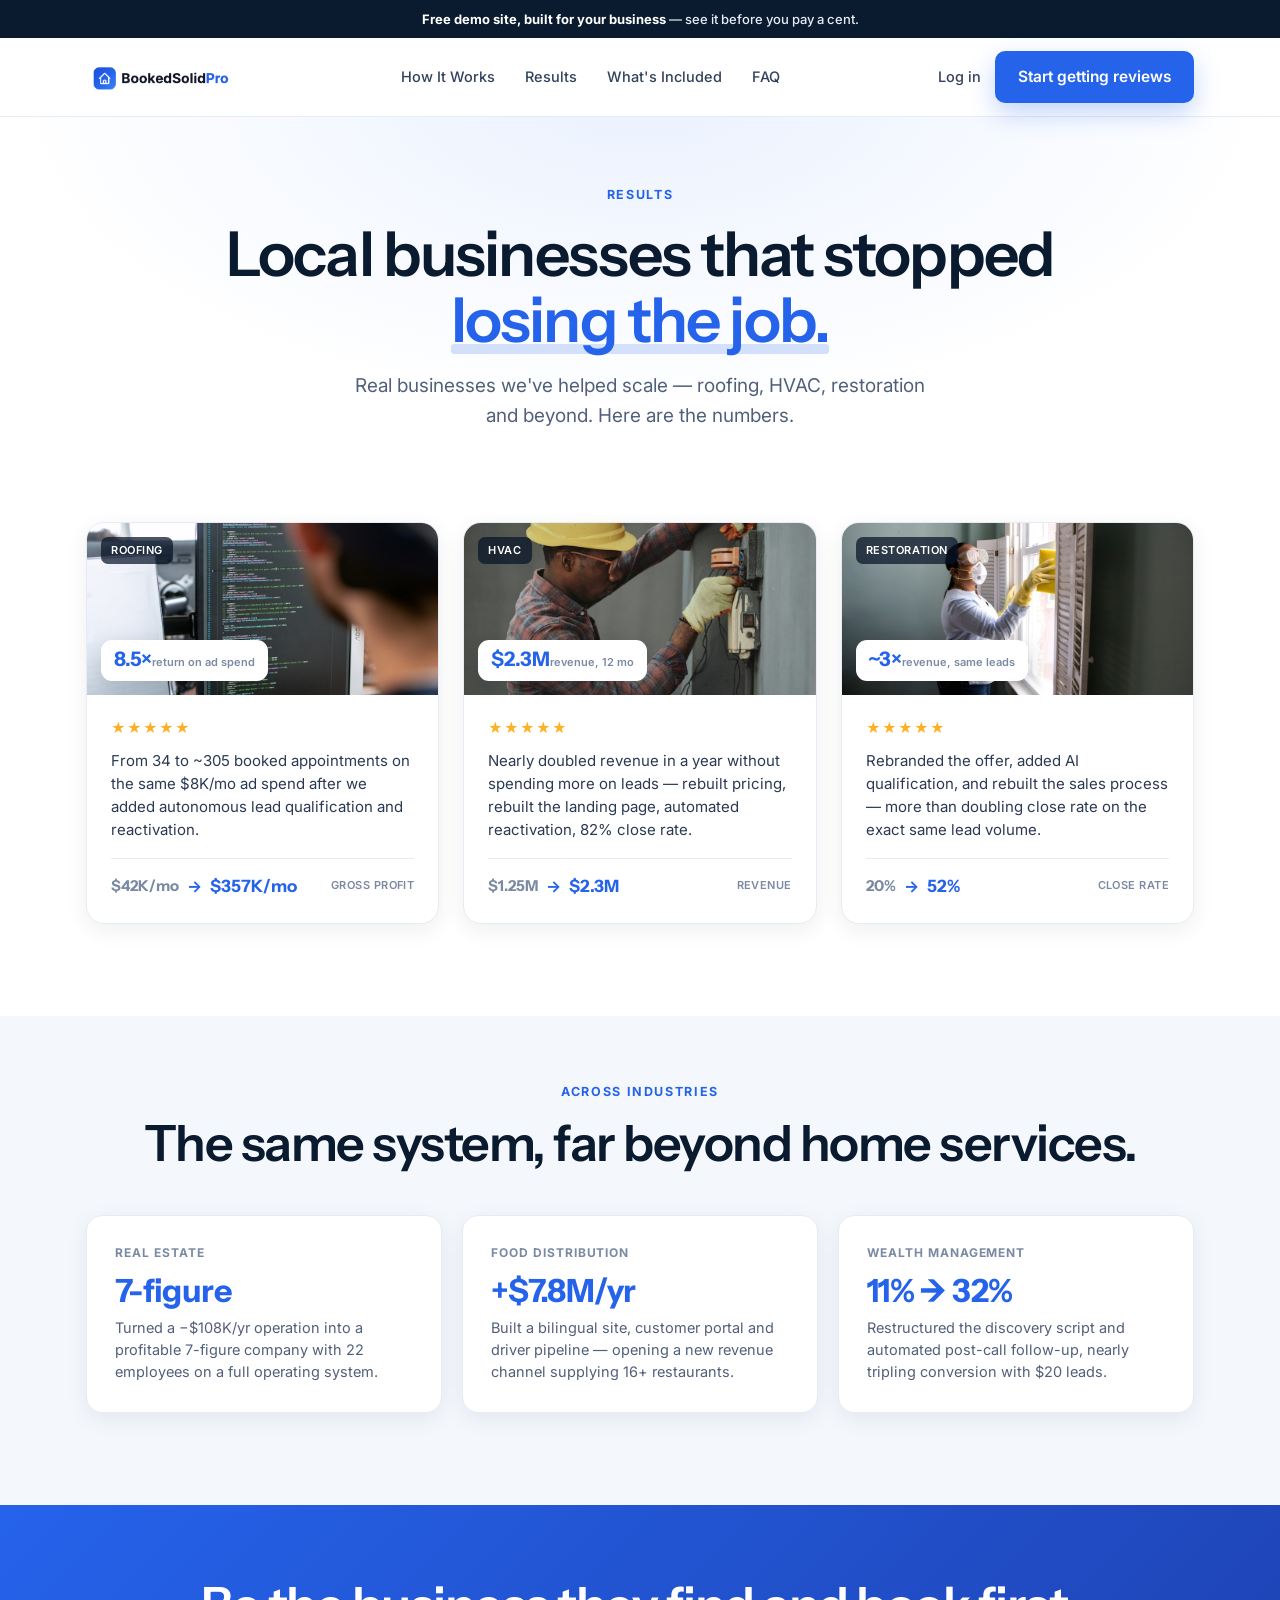
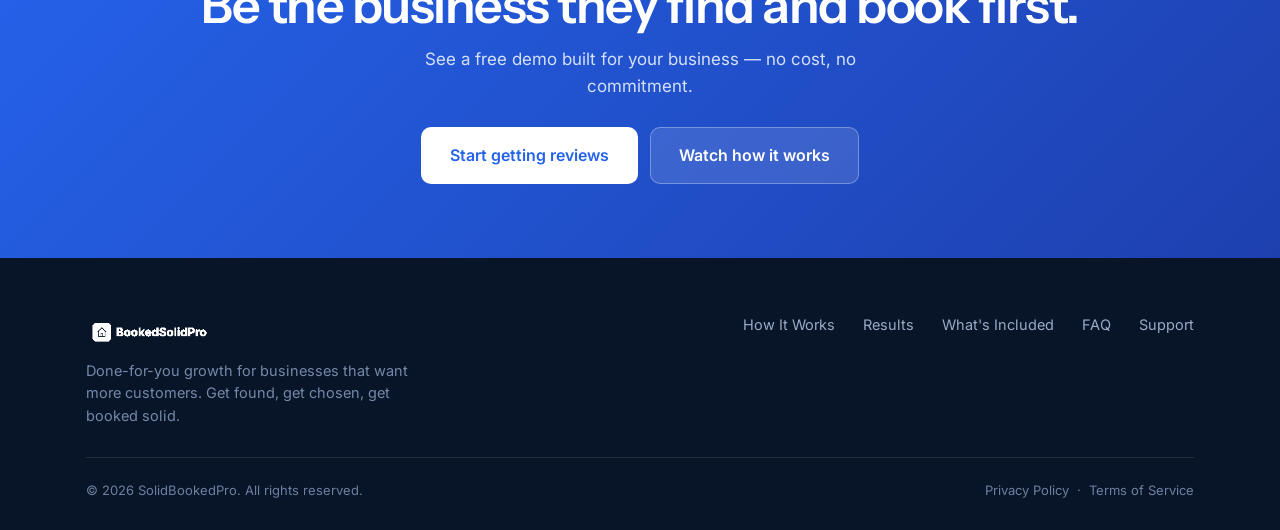
<file: case-studies.html>
<!DOCTYPE html>
<html lang="en">
<head>
<meta charset="UTF-8">
<meta name="viewport" content="width=device-width,initial-scale=1">
<title>Results — SolidBookedPro</title>
<meta name="description" content="Real businesses across industries that got found, got chosen, and filled their calendars with SolidBookedPro.">
<link rel="preconnect" href="https://fonts.googleapis.com">
<link rel="preconnect" href="https://fonts.gstatic.com" crossorigin>
<link href="https://fonts.googleapis.com/css2?family=Instrument+Sans:wght@400;500;600;700&family=Inter:wght@400;500;600;700&display=swap" rel="stylesheet">
<link rel="stylesheet" href="assets/styles.css">
<link rel="icon" href="assets/logo.png">
</head>
<body>

<div class="topbar"><b>Free demo site, built for your business</b> — see it before you pay a cent.</div>

<header class="nav">
  <div class="wrap nav-in">
    <a class="brand" href="index.html"><img src="assets/logo.png" alt="SolidBookedPro"></a>
    <nav class="nav-links">
      <a href="product.html">How It Works</a>
      <a href="case-studies.html">Results</a>
      <a href="index.html#pricing">What's Included</a>
      <a href="index.html#faq">FAQ</a>
    </nav>
    <div class="nav-cta">
      <a class="login" href="#">Log in</a>
      <a class="btn btn-primary" href="index.html#book">Start getting reviews</a>
      <button class="burger" id="burger" aria-label="Menu"><span></span><span></span><span></span></button>
    </div>
  </div>
  <div class="mobile-menu" id="mobileMenu">
    <a href="product.html">How It Works</a>
    <a href="case-studies.html">Results</a>
    <a href="index.html#pricing">What's Included</a>
    <a href="index.html#faq">FAQ</a>
    <a class="btn btn-primary" href="index.html#book">Start getting reviews</a>
  </div>
</header>

<!-- HERO -->
<section class="hero" style="padding-bottom:30px">
  <div class="wrap">
    <div class="inner">
      <span class="eyebrow">Results</span>
      <h1>Local businesses that stopped<br><span class="hl uline">losing the job.</span></h1>
      <p class="sub">Real businesses we've helped scale — roofing, HVAC, restoration and beyond. Here are the numbers.</p>
    </div>
  </div>
</section>

<!-- RESULTS GRID -->
<section style="padding-top:10px">
  <div class="wrap">
    <div class="cs-grid">
      <div class="cs-card">
        <div class="cs-photo"><img src="assets/photos/contractor.jpg" alt="Roofing"><span class="cs-tag">Roofing</span><span class="cs-badge"><span class="n">8.5×</span><span class="l">return on ad spend</span></span></div>
        <div class="cs-body"><div class="cs-stars">★★★★★</div><p>From 34 to ~305 booked appointments on the same $8K/mo ad spend after we added autonomous lead qualification and reactivation.</p><div class="cs-result"><span class="r-from">$42K/mo</span><span class="r-arrow">→</span><span class="r-to">$357K/mo</span><span class="r-lbl">gross profit</span></div></div>
      </div>
      <div class="cs-card">
        <div class="cs-photo"><img src="assets/photos/hvac.jpg" alt="HVAC"><span class="cs-tag">HVAC</span><span class="cs-badge"><span class="n">$2.3M</span><span class="l">revenue, 12 mo</span></span></div>
        <div class="cs-body"><div class="cs-stars">★★★★★</div><p>Nearly doubled revenue in a year without spending more on leads — rebuilt pricing, rebuilt the landing page, automated reactivation, 82% close rate.</p><div class="cs-result"><span class="r-from">$1.25M</span><span class="r-arrow">→</span><span class="r-to">$2.3M</span><span class="r-lbl">revenue</span></div></div>
      </div>
      <div class="cs-card">
        <div class="cs-photo"><img src="assets/photos/cleaning.jpg" alt="Restoration"><span class="cs-tag">Restoration</span><span class="cs-badge"><span class="n">~3×</span><span class="l">revenue, same leads</span></span></div>
        <div class="cs-body"><div class="cs-stars">★★★★★</div><p>Rebranded the offer, added AI qualification, and rebuilt the sales process — more than doubling close rate on the exact same lead volume.</p><div class="cs-result"><span class="r-from">20%</span><span class="r-arrow">→</span><span class="r-to">52%</span><span class="r-lbl">close rate</span></div></div>
      </div>
    </div>
  </div>
</section>

<!-- WINS BEYOND HOME SERVICES -->
<section style="background:var(--bg-soft);padding-top:62px">
  <div class="wrap center">
    <span class="eyebrow">Across industries</span>
    <h2>The same system, far beyond home services.</h2>
    <div class="statgrid">
      <div class="stat"><div class="si">Real Estate</div><div class="sn">7-figure</div><div class="sl">Turned a −$108K/yr operation into a profitable 7-figure company with 22 employees on a full operating system.</div></div>
      <div class="stat"><div class="si">Food Distribution</div><div class="sn">+$7.8M/yr</div><div class="sl">Built a bilingual site, customer portal and driver pipeline — opening a new revenue channel supplying 16+ restaurants.</div></div>
      <div class="stat"><div class="si">Wealth Management</div><div class="sn">11% → 32%</div><div class="sl">Restructured the discovery script and automated post-call follow-up, nearly tripling conversion with $20 leads.</div></div>
    </div>
  </div>
</section>

<!-- CTA BAND -->
<section class="ctaband">
  <div class="wrap">
    <h2>Be the business they find and book first.</h2>
    <p>See a free demo built for your business — no cost, no commitment.</p>
    <div class="hero-cta">
      <a class="btn btn-white btn-lg" href="index.html#book">Start getting reviews</a>
      <a class="btn btn-lg" style="background:rgba(255,255,255,.12);color:#fff;border-color:rgba(255,255,255,.3)" href="index.html#vsl">Watch how it works</a>
    </div>
  </div>
</section>

<footer class="footer">
  <div class="wrap">
    <div class="foot-top">
      <div>
        <div class="brand-f"><img src="assets/logo.png" alt="SolidBookedPro"></div>
        <p style="margin-top:12px;max-width:340px;color:#7689A8">Done-for-you growth for businesses that want more customers. Get found, get chosen, get booked solid.</p>
      </div>
      <div class="foot-links">
        <a href="product.html">How It Works</a>
        <a href="case-studies.html">Results</a>
        <a href="index.html#pricing">What's Included</a>
        <a href="index.html#faq">FAQ</a>
        <a href="mailto:support@solidbookedpro.com">Support</a>
      </div>
    </div>
    <div class="foot-bottom">
      <span>© 2026 SolidBookedPro. All rights reserved.</span>
      <span><a href="#">Privacy Policy</a> &nbsp;·&nbsp; <a href="#">Terms of Service</a></span>
    </div>
  </div>
</footer>

<script>
  document.getElementById('burger').addEventListener('click',function(){document.getElementById('mobileMenu').classList.toggle('open');});
</script>
</body>
</html>
</file>
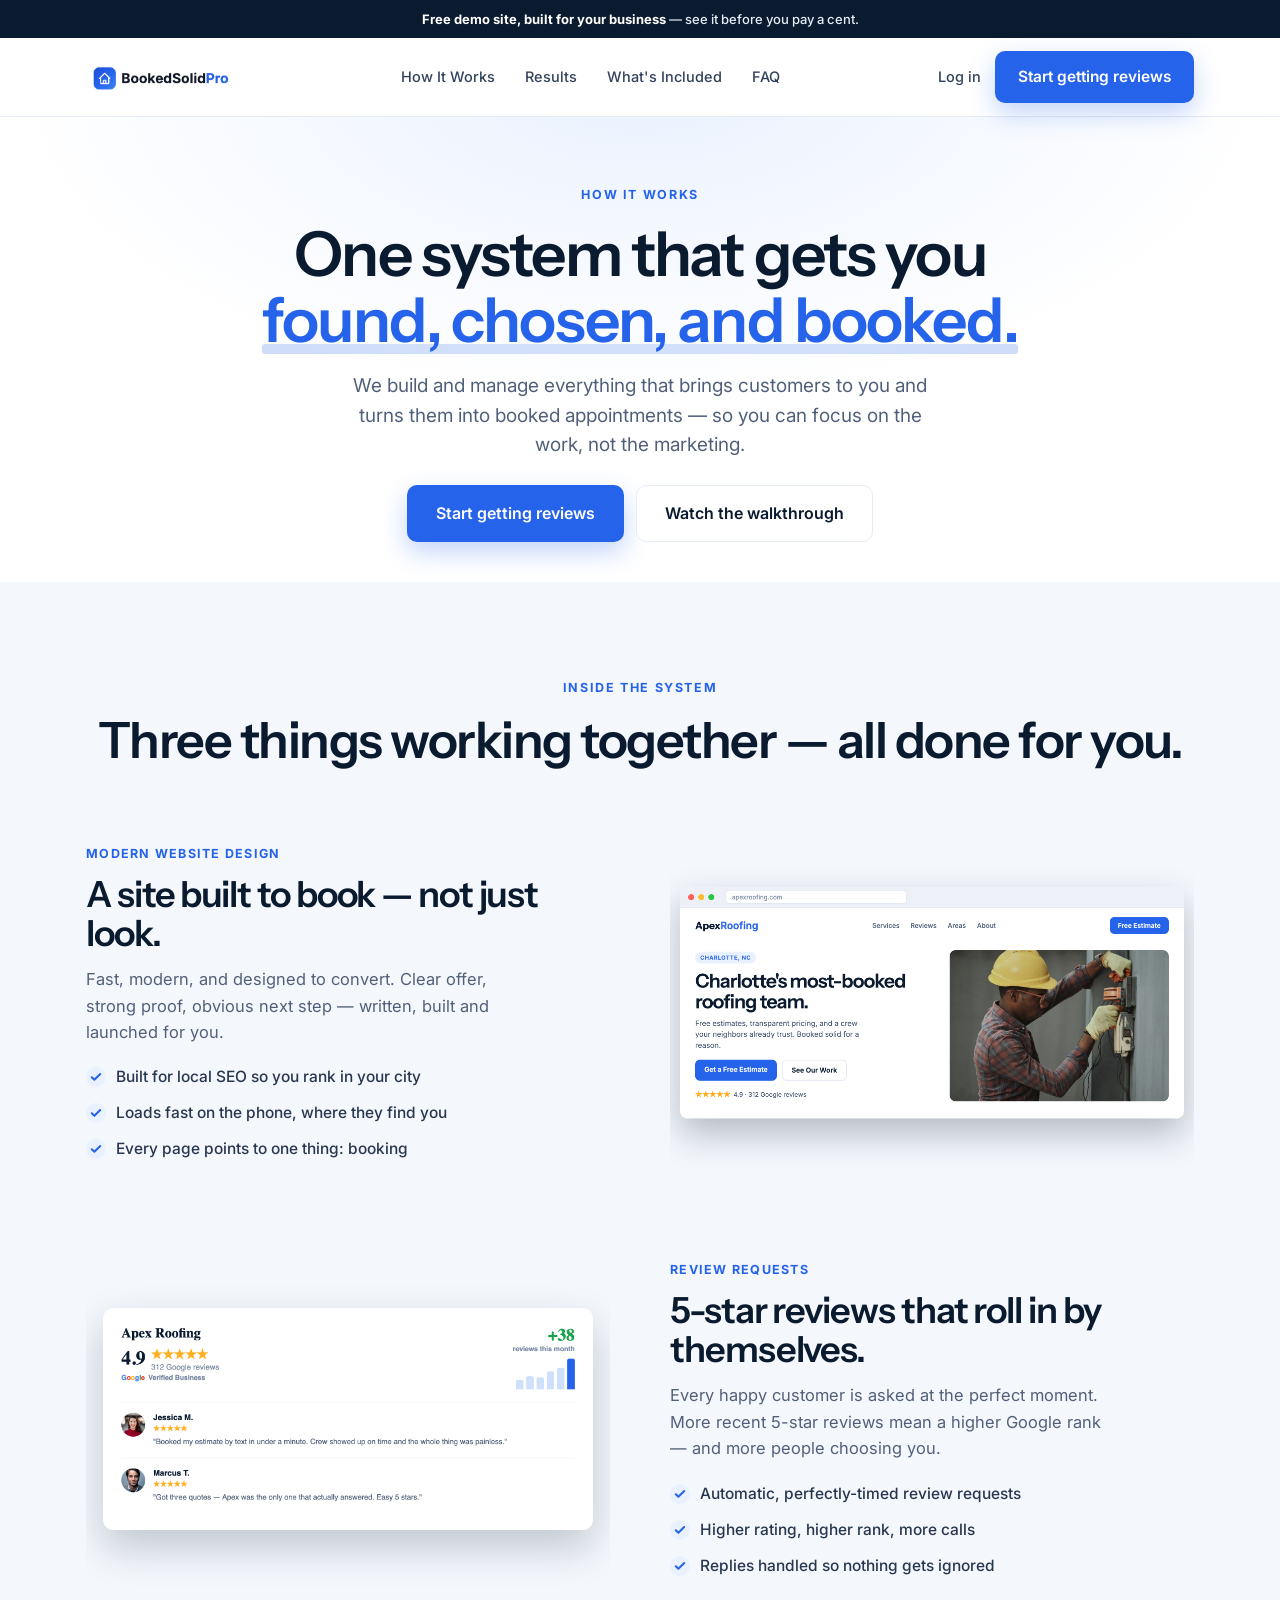
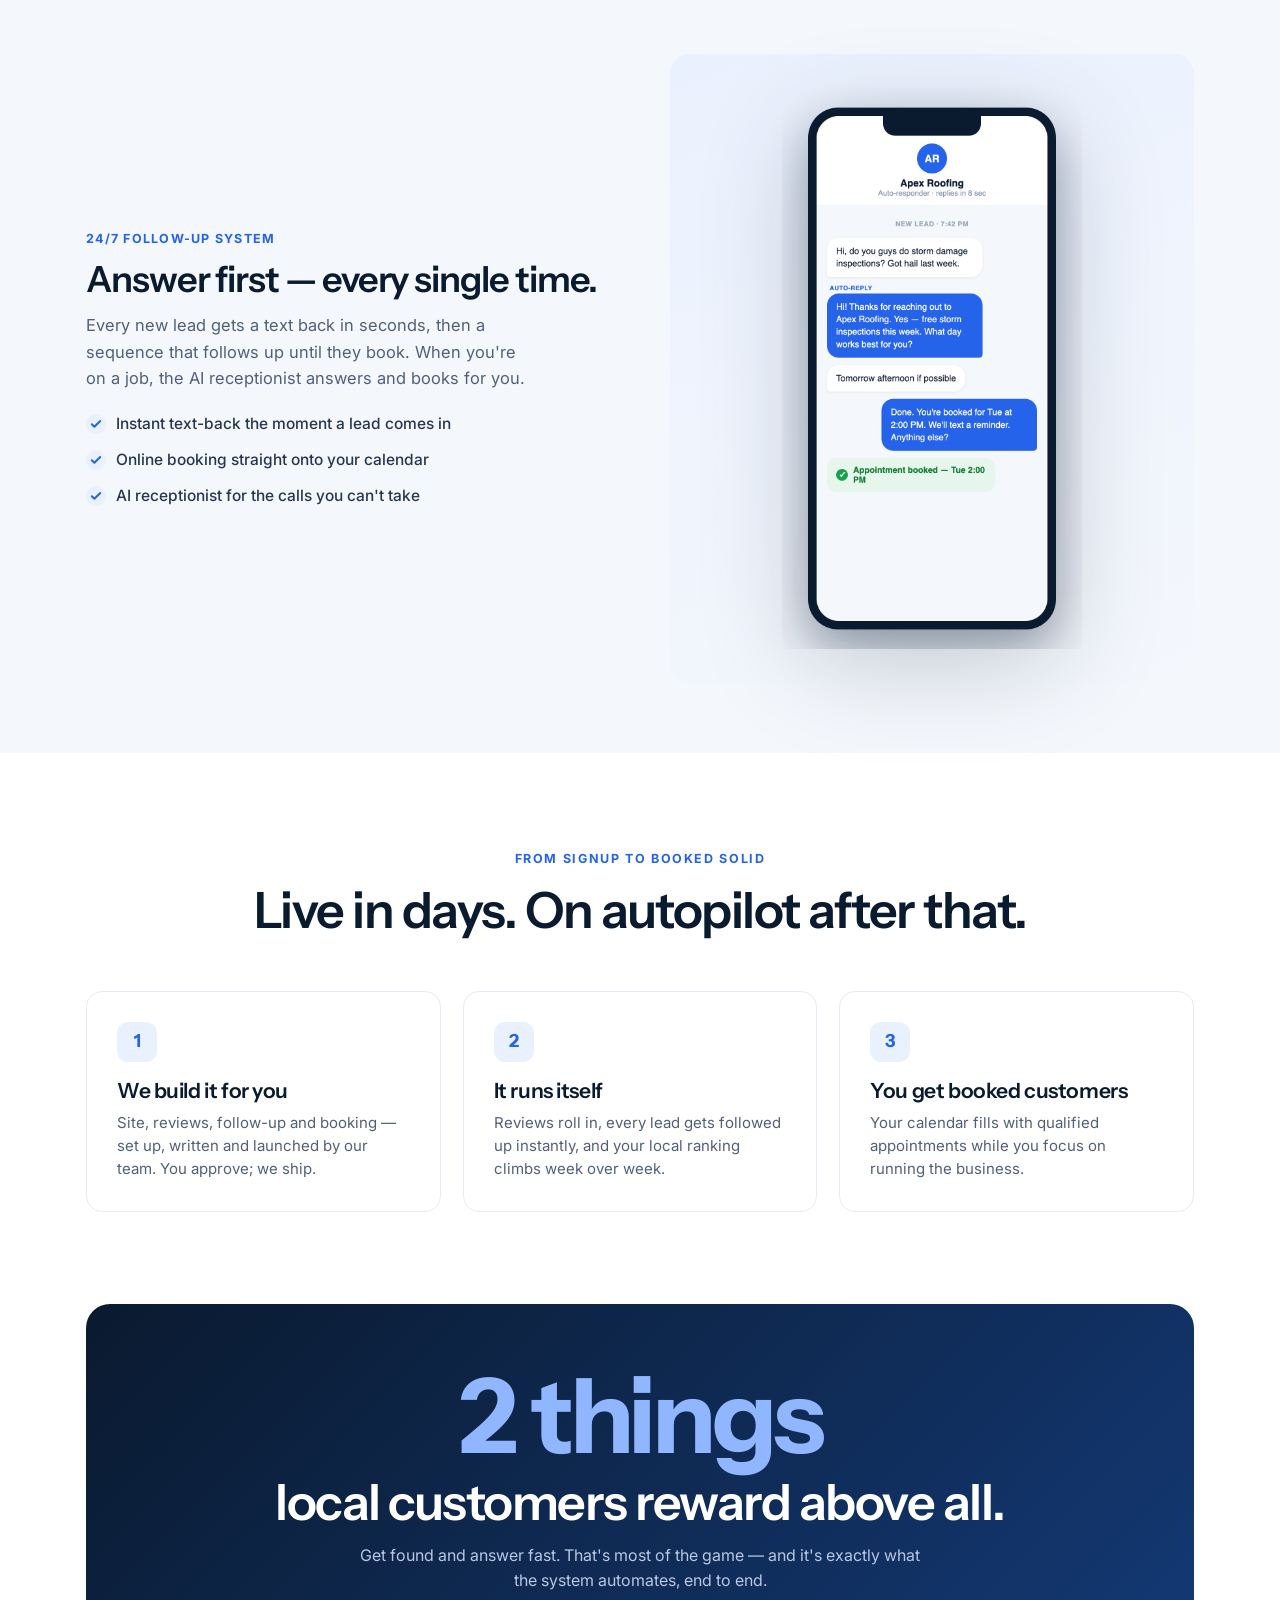
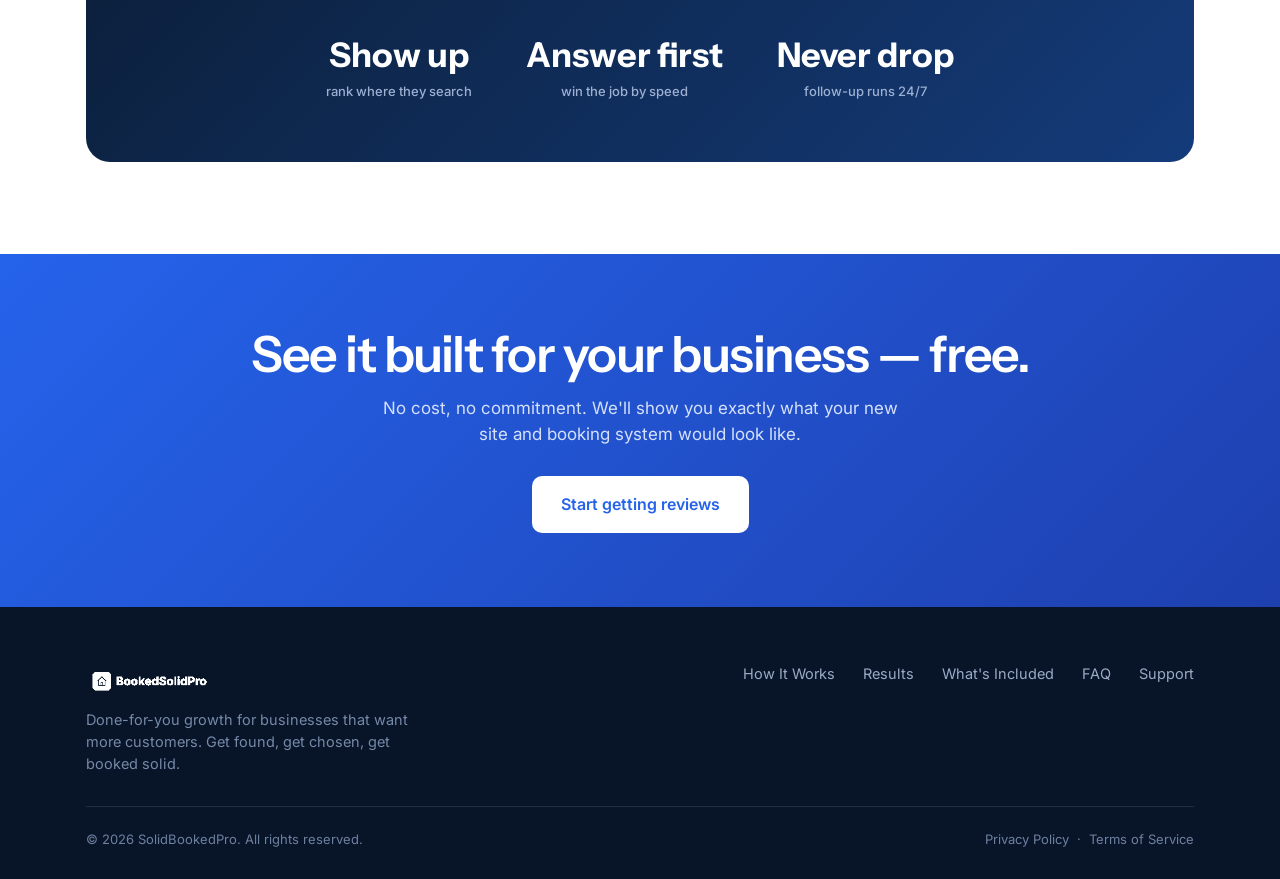
<file: product.html>
<!DOCTYPE html>
<html lang="en">
<head>
<meta charset="UTF-8">
<meta name="viewport" content="width=device-width,initial-scale=1">
<title>How It Works — SolidBookedPro</title>
<meta name="description" content="The done-for-you system that gets your business found, chosen and booked solid: a modern AI website, reviews and referrals, instant follow-up, booking and an AI receptionist.">
<link rel="preconnect" href="https://fonts.googleapis.com">
<link rel="preconnect" href="https://fonts.gstatic.com" crossorigin>
<link href="https://fonts.googleapis.com/css2?family=Instrument+Sans:wght@400;500;600;700&family=Inter:wght@400;500;600;700&display=swap" rel="stylesheet">
<link rel="stylesheet" href="assets/styles.css">
<link rel="icon" href="assets/logo.png">
</head>
<body>

<div class="topbar"><b>Free demo site, built for your business</b> — see it before you pay a cent.</div>

<header class="nav">
  <div class="wrap nav-in">
    <a class="brand" href="index.html"><img src="assets/logo.png" alt="SolidBookedPro"></a>
    <nav class="nav-links">
      <a href="product.html">How It Works</a>
      <a href="case-studies.html">Results</a>
      <a href="index.html#pricing">What's Included</a>
      <a href="index.html#faq">FAQ</a>
    </nav>
    <div class="nav-cta">
      <a class="login" href="#">Log in</a>
      <a class="btn btn-primary" href="index.html#book">Start getting reviews</a>
      <button class="burger" id="burger" aria-label="Menu"><span></span><span></span><span></span></button>
    </div>
  </div>
  <div class="mobile-menu" id="mobileMenu">
    <a href="product.html">How It Works</a>
    <a href="case-studies.html">Results</a>
    <a href="index.html#pricing">What's Included</a>
    <a href="index.html#faq">FAQ</a>
    <a class="btn btn-primary" href="index.html#book">Start getting reviews</a>
  </div>
</header>

<!-- HERO -->
<section class="hero" style="padding-bottom:40px">
  <div class="wrap">
    <div class="inner">
      <span class="eyebrow">How it works</span>
      <h1>One system that gets you<br><span class="hl uline">found, chosen, and booked.</span></h1>
      <p class="sub">We build and manage everything that brings customers to you and turns them into booked appointments — so you can focus on the work, not the marketing.</p>
      <div class="hero-cta">
        <a class="btn btn-primary btn-lg" href="index.html#book">Start getting reviews</a>
        <a class="btn btn-ghost btn-lg" href="index.html#vsl">Watch the walkthrough</a>
      </div>
    </div>
  </div>
</section>

<!-- FEATURE ROWS -->
<section style="background:var(--bg-soft);padding-bottom:70px">
  <div class="wrap center">
    <span class="eyebrow">Inside the system</span>
    <h2>Three things working together — all done for you.</h2>
  </div>
  <div class="wrap">
    <div class="frow">
      <div class="ftext">
        <div class="tag">Modern website design</div>
        <h2>A site built to book — not just look.</h2>
        <p>Fast, modern, and designed to convert. Clear offer, strong proof, obvious next step — written, built and launched for you.</p>
        <ul class="flist">
          <li><svg width="20" height="20" viewBox="0 0 20 20" fill="none"><circle cx="10" cy="10" r="10" fill="#EAF1FE"/><path d="M5.8 10.2l2.6 2.6 5.8-5.8" stroke="#2563EB" stroke-width="2" stroke-linecap="round" stroke-linejoin="round"/></svg> Built for local SEO so you rank in your city</li>
          <li><svg width="20" height="20" viewBox="0 0 20 20" fill="none"><circle cx="10" cy="10" r="10" fill="#EAF1FE"/><path d="M5.8 10.2l2.6 2.6 5.8-5.8" stroke="#2563EB" stroke-width="2" stroke-linecap="round" stroke-linejoin="round"/></svg> Loads fast on the phone, where they find you</li>
          <li><svg width="20" height="20" viewBox="0 0 20 20" fill="none"><circle cx="10" cy="10" r="10" fill="#EAF1FE"/><path d="M5.8 10.2l2.6 2.6 5.8-5.8" stroke="#2563EB" stroke-width="2" stroke-linecap="round" stroke-linejoin="round"/></svg> Every page points to one thing: booking</li>
        </ul>
      </div>
      <div class="fmedia"><img src="assets/mock/site.png" alt="Example website"></div>
    </div>

    <div class="frow flip">
      <div class="ftext">
        <div class="tag">Review requests</div>
        <h2>5-star reviews that roll in by themselves.</h2>
        <p>Every happy customer is asked at the perfect moment. More recent 5-star reviews mean a higher Google rank — and more people choosing you.</p>
        <ul class="flist">
          <li><svg width="20" height="20" viewBox="0 0 20 20" fill="none"><circle cx="10" cy="10" r="10" fill="#EAF1FE"/><path d="M5.8 10.2l2.6 2.6 5.8-5.8" stroke="#2563EB" stroke-width="2" stroke-linecap="round" stroke-linejoin="round"/></svg> Automatic, perfectly-timed review requests</li>
          <li><svg width="20" height="20" viewBox="0 0 20 20" fill="none"><circle cx="10" cy="10" r="10" fill="#EAF1FE"/><path d="M5.8 10.2l2.6 2.6 5.8-5.8" stroke="#2563EB" stroke-width="2" stroke-linecap="round" stroke-linejoin="round"/></svg> Higher rating, higher rank, more calls</li>
          <li><svg width="20" height="20" viewBox="0 0 20 20" fill="none"><circle cx="10" cy="10" r="10" fill="#EAF1FE"/><path d="M5.8 10.2l2.6 2.6 5.8-5.8" stroke="#2563EB" stroke-width="2" stroke-linecap="round" stroke-linejoin="round"/></svg> Replies handled so nothing gets ignored</li>
        </ul>
      </div>
      <div class="fmedia"><img src="assets/mock/reviews.png" alt="Reviews growing"></div>
    </div>

    <div class="frow">
      <div class="ftext">
        <div class="tag">24/7 follow-up system</div>
        <h2>Answer first — every single time.</h2>
        <p>Every new lead gets a text back in seconds, then a sequence that follows up until they book. When you're on a job, the AI receptionist answers and books for you.</p>
        <ul class="flist">
          <li><svg width="20" height="20" viewBox="0 0 20 20" fill="none"><circle cx="10" cy="10" r="10" fill="#EAF1FE"/><path d="M5.8 10.2l2.6 2.6 5.8-5.8" stroke="#2563EB" stroke-width="2" stroke-linecap="round" stroke-linejoin="round"/></svg> Instant text-back the moment a lead comes in</li>
          <li><svg width="20" height="20" viewBox="0 0 20 20" fill="none"><circle cx="10" cy="10" r="10" fill="#EAF1FE"/><path d="M5.8 10.2l2.6 2.6 5.8-5.8" stroke="#2563EB" stroke-width="2" stroke-linecap="round" stroke-linejoin="round"/></svg> Online booking straight onto your calendar</li>
          <li><svg width="20" height="20" viewBox="0 0 20 20" fill="none"><circle cx="10" cy="10" r="10" fill="#EAF1FE"/><path d="M5.8 10.2l2.6 2.6 5.8-5.8" stroke="#2563EB" stroke-width="2" stroke-linecap="round" stroke-linejoin="round"/></svg> AI receptionist for the calls you can't take</li>
        </ul>
      </div>
      <div class="fmedia pad"><img src="assets/mock/phone.png" alt="Instant text-back"></div>
    </div>
  </div>
</section>

<!-- STEPS -->
<section>
  <div class="wrap center">
    <span class="eyebrow">From signup to booked solid</span>
    <h2>Live in days. On autopilot after that.</h2>
    <div class="steps">
      <div class="step"><div class="num">1</div><h3>We build it for you</h3><p>Site, reviews, follow-up and booking — set up, written and launched by our team. You approve; we ship.</p></div>
      <div class="step"><div class="num">2</div><h3>It runs itself</h3><p>Reviews roll in, every lead gets followed up instantly, and your local ranking climbs week over week.</p></div>
      <div class="step"><div class="num">3</div><h3>You get booked customers</h3><p>Your calendar fills with qualified appointments while you focus on running the business.</p></div>
    </div>
  </div>
</section>

<!-- METRIC -->
<section style="padding-top:0">
  <div class="wrap">
    <div class="metricband">
      <div class="big">2 things</div>
      <h2>local customers reward above all.</h2>
      <p>Get found and answer fast. That's most of the game — and it's exactly what the system automates, end to end.</p>
      <div class="metricstrip">
        <div class="m"><div class="n">Show up</div><div class="l">rank where they search</div></div>
        <div class="m"><div class="n">Answer first</div><div class="l">win the job by speed</div></div>
        <div class="m"><div class="n">Never drop</div><div class="l">follow-up runs 24/7</div></div>
      </div>
    </div>
  </div>
</section>

<!-- CTA BAND -->
<section class="ctaband">
  <div class="wrap">
    <h2>See it built for your business — free.</h2>
    <p>No cost, no commitment. We'll show you exactly what your new site and booking system would look like.</p>
    <div class="hero-cta">
      <a class="btn btn-white btn-lg" href="index.html#book">Start getting reviews</a>
    </div>
  </div>
</section>

<footer class="footer">
  <div class="wrap">
    <div class="foot-top">
      <div>
        <div class="brand-f"><img src="assets/logo.png" alt="SolidBookedPro"></div>
        <p style="margin-top:12px;max-width:340px;color:#7689A8">Done-for-you growth for businesses that want more customers. Get found, get chosen, get booked solid.</p>
      </div>
      <div class="foot-links">
        <a href="product.html">How It Works</a>
        <a href="case-studies.html">Results</a>
        <a href="index.html#pricing">What's Included</a>
        <a href="index.html#faq">FAQ</a>
        <a href="mailto:support@solidbookedpro.com">Support</a>
      </div>
    </div>
    <div class="foot-bottom">
      <span>© 2026 SolidBookedPro. All rights reserved.</span>
      <span><a href="#">Privacy Policy</a> &nbsp;·&nbsp; <a href="#">Terms of Service</a></span>
    </div>
  </div>
</footer>

<script>
  document.getElementById('burger').addEventListener('click',function(){document.getElementById('mobileMenu').classList.toggle('open');});
</script>
</body>
</html>
</file>
<file: assets/styles.css>
/* SolidBookedPro — design system (Instrument Sans + Inter, ReviewHarvest/ScalingSOS blend) */
:root{
  --blue:#2563EB;
  --blue-dark:#1D4ED8;
  --ink:#0A1A2F;          /* dark headline ink */
  --navy:#081427;
  --green:#16A34A;
  --muted:#51607A;
  --soft:#7B8AA3;
  --line:#E6ECF5;
  --bg:#FFFFFF;
  --bg-soft:#F4F7FC;
  --bg-blue:#EAF1FE;
  --maxw:1160px;
  --disp:'Instrument Sans',-apple-system,BlinkMacSystemFont,sans-serif;
  --body:'Inter',-apple-system,BlinkMacSystemFont,sans-serif;
  --shadow:0 24px 60px rgba(10,26,47,.12);
  --shadow-sm:0 6px 22px rgba(10,26,47,.07);
}
*{box-sizing:border-box;margin:0;padding:0}
html{scroll-behavior:smooth}
body{font-family:var(--body);color:var(--ink);background:var(--bg);line-height:1.55;-webkit-font-smoothing:antialiased}
a{color:inherit;text-decoration:none}
img{max-width:100%;display:block}
.wrap{max-width:var(--maxw);margin:0 auto;padding:0 26px}
section{padding:92px 0}
h1,h2,h3{font-family:var(--disp);color:var(--ink);font-weight:600;letter-spacing:-.03em;line-height:1.07}
h1{font-size:clamp(36px,5.4vw,62px)}
h2{font-size:clamp(30px,4.2vw,50px)}
h3{font-size:21px;letter-spacing:-.02em}
p{color:var(--muted)}
.eyebrow{display:inline-block;font-family:var(--body);font-size:12.5px;font-weight:700;letter-spacing:.13em;text-transform:uppercase;color:var(--blue);margin-bottom:16px}
.center{text-align:center}
.lead{font-size:18px;max-width:600px;margin:16px auto 0;color:var(--muted)}
.hl{color:var(--blue)}
.uline{position:relative;white-space:nowrap}
.uline:after{content:"";position:absolute;left:0;right:0;bottom:.06em;height:.16em;background:rgba(37,99,235,.22);border-radius:3px;z-index:-1}

/* buttons */
.btn{display:inline-flex;align-items:center;gap:8px;font-family:var(--body);font-weight:600;font-size:15.5px;padding:13px 22px;border-radius:10px;border:1.5px solid transparent;cursor:pointer;transition:.16s}
.btn-primary{background:var(--blue);color:#fff;box-shadow:0 10px 26px rgba(37,99,235,.28)}
.btn-primary:hover{background:var(--blue-dark);transform:translateY(-1px)}
.btn-dark{background:var(--ink);color:#fff}
.btn-dark:hover{background:#13243d}
.btn-ghost{background:#fff;color:var(--ink);border-color:var(--line)}
.btn-ghost:hover{border-color:#C9D6EE}
.btn-lg{padding:15px 28px;font-size:16px}
.btn-white{background:#fff;color:var(--blue)}.btn-white:hover{background:#F0F5FF}

/* topbar */
.topbar{background:var(--ink);color:#E7EDF6;text-align:center;font-size:13px;font-weight:500;padding:9px 16px}
.topbar b{color:#fff;font-weight:700}.topbar .star{color:#FFC53D}

/* nav */
.nav{position:sticky;top:0;z-index:50;background:rgba(255,255,255,.88);backdrop-filter:blur(12px);border-bottom:1px solid var(--line)}
.nav-in{display:flex;align-items:center;justify-content:space-between;height:78px}
.brand img{height:40px;width:auto}
.nav-links{display:flex;align-items:center;gap:30px}
.nav-links a{font-size:14.5px;font-weight:500;color:#33425C}
.nav-links a:hover{color:var(--blue)}
.nav-cta{display:flex;align-items:center;gap:14px}
.nav-cta .login{font-size:14.5px;font-weight:500;color:#33425C}
.burger{display:none;background:none;border:0;cursor:pointer;flex-direction:column;gap:5px}
.burger span{width:23px;height:2px;background:var(--ink);border-radius:2px}
.mobile-menu{display:none;flex-direction:column;padding:12px 26px 22px;background:#fff;border-bottom:1px solid var(--line)}
.mobile-menu a{padding:13px 0;font-weight:500;border-bottom:1px solid var(--bg-soft)}
.mobile-menu .btn{margin-top:14px;justify-content:center}
.mobile-menu.open{display:flex}

/* hero — VSL centerpiece */
.hero{padding:64px 0 56px;text-align:center;background:radial-gradient(900px 460px at 50% -8%,var(--bg-blue),transparent 70%)}
.hero .inner{max-width:880px;margin:0 auto}
.hero h1{margin-bottom:18px}
.hero .sub{font-size:19px;color:var(--muted);max-width:600px;margin:0 auto}
.hero-cta{display:flex;gap:12px;justify-content:center;margin-top:26px;flex-wrap:wrap}
.hero-checks{display:flex;gap:8px 24px;justify-content:center;flex-wrap:wrap;margin-top:22px}
.hero-checks span{display:flex;align-items:center;gap:7px;font-size:14.5px;font-weight:600;color:#33425C}
.ic-check{width:18px;height:18px;flex-shrink:0}
.videoframe{max-width:780px;margin:40px auto 0}
.video-card{position:relative;border-radius:18px;overflow:hidden;box-shadow:var(--shadow);background:var(--ink);aspect-ratio:16/9}
.video-card video{width:100%;height:100%;object-fit:cover;display:block}
.play-btn{position:absolute;inset:0;display:flex;align-items:center;justify-content:center;background:linear-gradient(180deg,rgba(8,20,39,.1),rgba(8,20,39,.4));cursor:pointer;border:0}
.play-btn .circle{width:80px;height:80px;border-radius:50%;background:rgba(255,255,255,.96);display:flex;align-items:center;justify-content:center;box-shadow:0 10px 34px rgba(0,0,0,.3);transition:.2s}
.play-btn:hover .circle{transform:scale(1.06)}
.play-btn .tri{width:0;height:0;border-left:23px solid var(--blue);border-top:14px solid transparent;border-bottom:14px solid transparent;margin-left:6px}
.video-tag{position:absolute;left:16px;bottom:16px;background:rgba(8,20,39,.74);color:#fff;font-size:12.5px;font-weight:600;padding:7px 13px;border-radius:8px;display:flex;gap:8px;align-items:center}
.video-tag .dot{width:8px;height:8px;border-radius:50%;background:#ff5252;box-shadow:0 0 0 4px rgba(255,82,82,.25)}

/* research band */
.research{background:var(--ink);padding:26px 0}
.research .label{text-align:center;font-size:11.5px;font-weight:700;letter-spacing:.16em;text-transform:uppercase;color:#6E80A0;margin-bottom:14px}
.research-row{display:flex;align-items:center;justify-content:center;gap:46px;flex-wrap:wrap}
.research-row span{font-family:var(--disp);font-size:21px;font-weight:600;color:#D6DEEC;letter-spacing:0}

/* grayscale logo strip */
.logos{padding:38px 0;border-bottom:1px solid var(--line);background:#fff}
.logos .label{text-align:center;font-size:12px;font-weight:600;letter-spacing:.1em;text-transform:uppercase;color:var(--soft);margin-bottom:20px}
.logos-row{display:flex;align-items:center;justify-content:center;gap:48px;flex-wrap:wrap}
.logos-row .lg{font-family:var(--disp);font-size:19px;font-weight:700;color:#AEB9CC;letter-spacing:-.01em}

/* problem cards (gradient + mockup + metric badge) */
.pgrid{display:grid;grid-template-columns:repeat(3,1fr);gap:22px;margin-top:50px;text-align:left}
.pcard{position:relative;border-radius:20px;overflow:hidden;min-height:430px;padding:30px;color:#fff;display:flex;flex-direction:column}
.pcard h3{color:#fff;font-size:24px;margin-bottom:10px}
.pcard p{color:rgba(255,255,255,.86);font-size:15px;line-height:1.5;max-width:280px}
.pcard-a{background:linear-gradient(160deg,#8893A2,#B9C2CE)}
.pcard-b{background:#3a3320}
.pcard-b img{position:absolute;inset:0;width:100%;height:100%;object-fit:cover;z-index:0}
.pcard-b .pc-in{position:relative;z-index:2}
.pcard-b:after{content:"";position:absolute;inset:0;background:linear-gradient(180deg,rgba(20,16,8,.72) 0%,rgba(20,16,8,.15) 45%,rgba(20,16,8,.1) 100%);z-index:1}
.pcard-c{background:linear-gradient(155deg,#5E1B1B,#2E1010)}
/* google business card mockup */
.gcard{margin-top:auto;background:#fff;border-radius:14px;padding:20px 22px;box-shadow:0 18px 40px rgba(10,26,47,.28);color:var(--ink)}
.gcard .biz{font-family:var(--disp);font-weight:700;font-size:22px;color:#202327}
.gcard .meta{font-size:14px;margin:4px 0 2px}.gcard .meta b{color:#D33}.gcard .meta span{color:#5f6b7a}
.gcard .yrs{font-size:14px;color:#5f6b7a;margin-bottom:14px}
.gcard .acts{display:flex;gap:26px}
.gcard .act{display:flex;flex-direction:column;align-items:center;gap:5px;font-size:11px;font-weight:600;color:#2563EB;letter-spacing:.03em}
.gcard .act .cir{width:30px;height:30px;border-radius:50%;background:#EAF1FE;display:flex;align-items:center;justify-content:center}
/* declining metric badge */
.declta{margin-top:auto;align-self:flex-start;background:#FAD4D4;color:#C0392B;font-family:var(--disp);font-weight:800;font-size:30px;padding:14px 22px;border-radius:14px;display:flex;align-items:center;gap:10px;box-shadow:0 14px 34px rgba(46,16,16,.4)}
.declta .tri{width:0;height:0;border-left:11px solid transparent;border-right:11px solid transparent;border-top:16px solid #C0392B}
.pshape{position:absolute;background:#E8615A;border-radius:14px;z-index:0;opacity:.9}
.pshape.s1{width:120px;height:96px;right:-20px;bottom:60px;border-radius:18px}
.pshape.s2{width:90px;height:150px;right:40px;bottom:-30px}

/* alternating feature rows */
.frow{display:grid;grid-template-columns:1fr 1fr;gap:60px;align-items:center;margin-top:64px}
.frow:first-of-type{margin-top:54px}
.frow.flip .ftext{order:2}.frow.flip .fmedia{order:1}
.ftext .tag{font-size:12.5px;font-weight:700;letter-spacing:.1em;text-transform:uppercase;color:var(--blue);margin-bottom:12px}
.ftext h2{font-size:clamp(26px,3vw,36px);margin-bottom:14px}
.ftext p{font-size:16.5px;line-height:1.6;max-width:440px}
.flist{list-style:none;margin-top:20px;display:flex;flex-direction:column;gap:12px}
.flist li{display:flex;gap:10px;font-size:15.5px;font-weight:500;color:#27374f;align-items:flex-start}
.flist svg{flex-shrink:0;margin-top:2px}
.fmedia img{width:100%;height:auto}
.fmedia.pad{background:linear-gradient(160deg,#EAF1FE,#F4F7FC);border-radius:20px;padding:34px;display:flex;justify-content:center}
.fmedia.pad img{max-width:300px;filter:drop-shadow(0 24px 50px rgba(10,26,47,.22))}

/* metric band */
.metricband{background:linear-gradient(135deg,var(--ink),#143b7a);color:#fff;border-radius:24px;padding:60px;text-align:center}
.metricband .big{font-family:var(--disp);font-weight:700;font-size:clamp(56px,9vw,104px);line-height:1;color:#8FB6FF;letter-spacing:-.04em}
.metricband h2{color:#fff;margin-top:8px}
.metricband p{color:#B9C7E2;max-width:560px;margin:14px auto 0;font-size:16px}
.metricstrip{display:flex;justify-content:center;gap:54px;flex-wrap:wrap;margin-top:36px}
.metricstrip .m .n{font-family:var(--disp);font-weight:700;font-size:34px;color:#fff}
.metricstrip .m .l{font-size:13px;color:#9DB0D2;font-weight:500}

/* steps */
.steps{display:grid;grid-template-columns:repeat(3,1fr);gap:22px;margin-top:54px;counter-reset:s}
.step{padding:30px;border:1px solid var(--line);border-radius:16px;background:#fff;text-align:left}
.step .num{width:40px;height:40px;border-radius:11px;background:var(--bg-blue);color:var(--blue);font-family:var(--disp);font-weight:700;display:flex;align-items:center;justify-content:center;font-size:18px;margin-bottom:18px}
.step h3{margin-bottom:8px}.step p{font-size:15px}

/* results / case study photo cards */
.cs-grid{display:grid;grid-template-columns:repeat(3,1fr);gap:24px;margin-top:52px}
.cs-card{background:#fff;border:1px solid var(--line);border-radius:18px;overflow:hidden;box-shadow:var(--shadow-sm);text-align:left;transition:.2s}
.cs-card:hover{transform:translateY(-4px);box-shadow:var(--shadow)}
.cs-photo{position:relative;height:172px;overflow:hidden}
.cs-photo img{width:100%;height:100%;object-fit:cover}
.cs-badge{position:absolute;left:14px;bottom:14px;background:#fff;border-radius:11px;padding:8px 13px;box-shadow:0 8px 22px rgba(10,26,47,.18)}
.cs-badge .n{font-family:var(--disp);font-weight:700;font-size:20px;color:var(--blue);line-height:1}
.cs-badge .l{font-size:11px;color:var(--soft);font-weight:600}
.cs-tag{position:absolute;left:14px;top:14px;background:rgba(8,20,39,.72);color:#fff;font-size:11px;font-weight:600;letter-spacing:.05em;text-transform:uppercase;padding:5px 10px;border-radius:7px}
.cs-body{padding:22px 24px 24px}
.cs-stars{color:#FFB020;font-size:14px;letter-spacing:1px}
.cs-body p{font-size:15px;color:#2b3a52;margin:10px 0 16px;line-height:1.55}
.cs-person{display:flex;align-items:center;gap:11px}
.cs-person img{width:40px;height:40px;border-radius:50%;object-fit:cover}
.cs-person b{font-size:14px;color:var(--ink)}.cs-person span{font-size:12.5px;color:var(--soft);display:block}

/* industry pills */
.pills{display:flex;flex-wrap:wrap;gap:12px;justify-content:center;margin-top:44px;max-width:840px;margin-left:auto;margin-right:auto}
.pill{background:#fff;border:1px solid var(--line);border-radius:30px;padding:11px 20px;font-size:15px;font-weight:600;color:#33425C;transition:.15s}
.pill:hover{border-color:var(--blue);color:var(--blue)}

/* offer cards */
.price-grid{display:grid;grid-template-columns:repeat(3,1fr);gap:22px;margin-top:52px;align-items:stretch}
.price{background:#fff;border:1px solid var(--line);border-radius:18px;padding:32px 28px;display:flex;flex-direction:column;text-align:left}
.price.featured{border:2px solid var(--blue);box-shadow:var(--shadow);position:relative}
.price.featured .flag{position:absolute;top:-12px;left:28px;background:var(--blue);color:#fff;font-size:11.5px;font-weight:700;letter-spacing:.05em;text-transform:uppercase;padding:5px 13px;border-radius:18px}
.price h3{margin-bottom:6px}
.price .amt{font-family:var(--disp);font-size:26px;font-weight:700;color:var(--ink);margin:8px 0}
.price .desc{font-size:14.5px;min-height:42px;color:var(--muted)}
.price ul{list-style:none;margin:18px 0 24px;display:flex;flex-direction:column;gap:11px}
.price li{font-size:14.5px;color:#2b3a52;display:flex;gap:9px;align-items:flex-start;font-weight:500}
.price li svg{flex-shrink:0;margin-top:2px}
.price .btn{width:100%;justify-content:center;margin-top:auto}

/* demo form */
.formwrap{max-width:540px;margin:34px auto 0;background:#fff;border:1px solid var(--line);border-radius:18px;box-shadow:var(--shadow);padding:34px;text-align:left}
.formwrap .row{margin-bottom:15px}
.formwrap label{display:block;font-size:13px;font-weight:600;color:#33425C;margin-bottom:7px}
.formwrap input{width:100%;font-family:var(--body);font-size:16px;padding:13px 15px;border:1.5px solid var(--line);border-radius:10px;color:var(--ink)}
.formwrap input:focus{outline:0;border-color:var(--blue);box-shadow:0 0 0 4px rgba(37,99,235,.12)}
.formwrap .btn{width:100%;justify-content:center;margin-top:4px}
.formwrap .fine{text-align:center;font-size:12.5px;color:var(--soft);margin-top:13px}
.form-success{display:none;text-align:center;padding:18px 0}
.form-success .ck{width:58px;height:58px;border-radius:50%;background:#E7F6EC;color:var(--green);font-size:28px;display:flex;align-items:center;justify-content:center;margin:0 auto 14px}

/* faq */
.faq{max-width:780px;margin:46px auto 0}
.faq-item{border:1px solid var(--line);border-radius:12px;margin-bottom:12px;background:#fff;overflow:hidden}
.faq-q{width:100%;text-align:left;background:none;border:0;padding:20px 22px;font-family:var(--disp);font-size:17px;font-weight:600;color:var(--ink);cursor:pointer;display:flex;justify-content:space-between;align-items:center;gap:16px}
.faq-q .pm{color:var(--blue);font-size:24px;font-weight:400;transition:.2s;line-height:1}
.faq-a{max-height:0;overflow:hidden;transition:max-height .28s ease}
.faq-a p{padding:0 22px 20px;font-size:15.5px;line-height:1.6}
.faq-item.open .pm{transform:rotate(45deg)}

/* CTA band */
.ctaband{background:linear-gradient(135deg,var(--blue),#1E40AF);color:#fff;text-align:center;padding:74px 0}
.ctaband h2{color:#fff}
.ctaband p{color:#D5E1FB;max-width:520px;margin:14px auto 0;font-size:17px}
.ctaband .hero-cta{margin-top:28px}

/* footer */
.footer{background:var(--navy);color:#9AABC6;padding:56px 0 30px;font-size:14.5px}
.foot-top{display:flex;justify-content:space-between;gap:40px;flex-wrap:wrap;padding-bottom:30px;border-bottom:1px solid rgba(255,255,255,.1)}
.footer .brand-f{font-family:var(--disp);font-size:20px;font-weight:700;color:#fff;display:flex;align-items:center;gap:10px}
.footer .brand-f img{height:34px;filter:brightness(0) invert(1)}
.foot-links{display:flex;gap:28px;flex-wrap:wrap}
.foot-links a:hover{color:#fff}
.foot-bottom{padding-top:22px;display:flex;justify-content:space-between;flex-wrap:wrap;gap:10px;font-size:13px;color:#6E80A0}

/* results timeline (inside dark band) */
.timeline{display:grid;grid-template-columns:repeat(3,1fr);gap:16px;margin-top:40px;text-align:left}
.tl{background:rgba(255,255,255,.07);border:1px solid rgba(255,255,255,.16);border-radius:14px;padding:20px 22px}
.tl-k{font-size:11.5px;font-weight:700;letter-spacing:.14em;text-transform:uppercase;color:#8FB6FF;margin-bottom:8px}
.tl-v{font-family:var(--disp);font-weight:700;font-size:19px;color:#fff;margin-bottom:6px;letter-spacing:-.01em}
.tl p{color:#B9C7E2;font-size:13.5px;line-height:1.5;margin:0;max-width:none}

/* case-card result strip */
.cs-result{display:flex;align-items:center;gap:8px;flex-wrap:wrap;border-top:1px solid var(--line);padding-top:14px}
.cs-result .r-from{font-family:var(--disp);font-weight:700;font-size:15px;color:var(--soft)}
.cs-result .r-arrow{color:var(--blue);font-weight:700}
.cs-result .r-to{font-family:var(--disp);font-weight:700;font-size:17px;color:var(--blue)}
.cs-result .r-lbl{font-size:11px;color:var(--soft);font-weight:600;margin-left:auto;text-transform:uppercase;letter-spacing:.04em}

/* booking scheduler embed */
.bookframe{max-width:820px;margin:34px auto 0;background:#fff;border:1px solid var(--line);border-radius:18px;box-shadow:var(--shadow);overflow:hidden}
.bookframe iframe{display:block;width:100%;min-height:600px;border:0}

/* cross-industry stat tiles */
.statgrid{display:grid;grid-template-columns:repeat(3,1fr);gap:20px;margin-top:44px;text-align:left}
.stat{background:#fff;border:1px solid var(--line);border-radius:16px;padding:28px;box-shadow:var(--shadow-sm)}
.stat .si{font-size:12px;font-weight:700;letter-spacing:.08em;text-transform:uppercase;color:var(--soft);margin-bottom:12px}
.stat .sn{font-family:var(--disp);font-weight:700;font-size:32px;color:var(--blue);letter-spacing:-.02em;line-height:1}
.stat .sl{font-size:14.5px;color:var(--muted);margin-top:10px;line-height:1.55}

/* single offer card — one offer, three parts */
.offerone{max-width:940px;margin:50px auto 0;background:#fff;border:1px solid var(--line);border-radius:22px;box-shadow:var(--shadow);overflow:hidden;text-align:left}
.offerone .oh{display:flex;justify-content:space-between;align-items:center;gap:18px;flex-wrap:wrap;padding:28px 34px;border-bottom:1px solid var(--line);background:linear-gradient(180deg,#F7FAFF,#fff)}
.offerone .oh h3{font-size:23px}
.offerone .oh-sub{font-size:14.5px;margin-top:4px}
.offerone .oh-badge{background:var(--bg-blue);color:var(--blue);font-size:12px;font-weight:700;letter-spacing:.05em;text-transform:uppercase;padding:8px 16px;border-radius:30px;white-space:nowrap}
.osections{display:grid;grid-template-columns:repeat(3,1fr)}
.osection{padding:30px}
.osection + .osection{border-left:1px solid var(--line)}
.osection .onum{width:34px;height:34px;border-radius:10px;background:var(--bg-blue);color:var(--blue);font-family:var(--disp);font-weight:700;display:flex;align-items:center;justify-content:center;font-size:16px;margin-bottom:14px}
.osection h4{font-family:var(--disp);font-size:18px;font-weight:700;letter-spacing:-.02em;color:var(--ink);margin-bottom:14px}
.osection ul{list-style:none;display:flex;flex-direction:column;gap:11px}
.osection li{font-size:14px;color:#2b3a52;display:flex;gap:8px;align-items:flex-start;font-weight:500;line-height:1.45}
.osection li svg{flex-shrink:0;margin-top:2px}
.offerone .of{display:flex;justify-content:space-between;align-items:center;gap:16px;flex-wrap:wrap;padding:24px 34px;border-top:1px solid var(--line);background:var(--bg-soft)}
.offerone .of-note{font-size:14px;font-weight:600;color:#33425C}
.offerone .of .btn{margin:0}

/* ===== ReviewHarvest-matched components ===== */
/* 2-col hero */
.hero2{padding:60px 0 48px;background:radial-gradient(820px 460px at 80% -10%,var(--bg-blue),transparent 70%)}
.hero-grid{display:grid;grid-template-columns:1.05fr .95fr;gap:52px;align-items:center}
.ht{text-align:left}
.ht h1{margin-bottom:18px;font-size:clamp(32px,4.2vw,46px)}
.h1line,.subline{white-space:nowrap}
.bu{font-weight:700;text-decoration:underline;color:var(--ink)}
.ht .sub{font-size:18px;color:var(--muted);max-width:520px}
.ht .hero-cta{justify-content:flex-start;margin-top:24px}
.hl-box{background:var(--blue);color:#fff;border-radius:10px;padding:.02em .2em;-webkit-box-decoration-break:clone;box-decoration-break:clone}
.hero-trust{display:flex;align-items:center;gap:8px;font-size:14.5px;font-weight:600;color:#33425C;margin-top:22px}
.hero-trust .ic-check{width:18px;height:18px;flex-shrink:0}
.mediaframe{position:relative;border-radius:18px;overflow:hidden;box-shadow:var(--shadow);border:1px solid var(--line);background:#fff}
.mediaframe img{width:100%;height:auto;display:block}
.media-tag{position:absolute;left:14px;bottom:14px;background:rgba(8,20,39,.74);color:#fff;font-size:12.5px;font-weight:600;padding:7px 13px;border-radius:8px;display:flex;gap:8px;align-items:center}
.media-tag .dot{width:8px;height:8px;border-radius:50%;background:#16A34A;box-shadow:0 0 0 4px rgba(22,163,74,.25)}

/* 4 benefit boxes */
.fixgrid{display:grid;grid-template-columns:repeat(3,1fr);gap:22px;margin-top:48px;text-align:left}
.fixbox{background:#fff;border:1px solid var(--line);border-radius:16px;padding:28px 26px;box-shadow:var(--shadow-sm)}
.fixbox .fi{width:48px;height:48px;border-radius:13px;background:var(--bg-blue);display:flex;align-items:center;justify-content:center;margin-bottom:16px}
.fixbox h3{font-size:18px;margin-bottom:8px}
.fixbox p{font-size:14.5px;line-height:1.55}

/* horizontal case studies */
.csrow{display:grid;grid-template-columns:.82fr 1.18fr;background:var(--bg-soft);border:1px solid var(--line);border-radius:20px;overflow:hidden;margin-bottom:22px;align-items:stretch}
.csrow:first-of-type{margin-top:50px}
.csmedia{position:relative;min-height:280px}
.csmedia img{position:absolute;inset:0;width:100%;height:100%;object-fit:cover}
.csbody{padding:38px 42px;text-align:left;display:flex;flex-direction:column;justify-content:center}
.cseyebrow{color:var(--blue);font-weight:700;font-size:14px;margin-bottom:10px}
.csbody h3{font-size:27px;margin-bottom:12px}
.csbody p{font-size:15px;line-height:1.6;margin-bottom:18px}
.cschip{align-self:flex-start;border:1px solid var(--line);background:#fff;border-radius:20px;padding:6px 14px;font-size:12.5px;font-weight:600;color:#33425C}

/* results 2-col: stat + light timeline */
.resgrid{display:grid;grid-template-columns:1fr 1fr;gap:56px;align-items:center}
.resgrid .eyebrow{margin-bottom:14px}
.statcard{background:#fff;border:1px solid var(--line);border-radius:16px;padding:24px 26px;box-shadow:var(--shadow-sm);margin-top:26px;text-align:left}
.statcard .sb{font-family:var(--disp);font-weight:700;font-size:48px;color:var(--blue);line-height:1;letter-spacing:-.03em}
.statcard .sl{font-size:14px;color:var(--muted);margin-top:8px;line-height:1.5}
.tlight{display:flex;flex-direction:column;background:#fff;border:1px solid var(--line);border-radius:18px;padding:6px 28px;box-shadow:var(--shadow-sm)}
.tlrow{display:grid;grid-template-columns:84px 1fr;gap:18px;padding:22px 0;border-bottom:1px solid var(--line);text-align:left}
.tlrow:last-child{border-bottom:0}
.tlrow .k{font-size:13px;font-weight:700;color:var(--soft);padding-top:2px}
.tlrow .t{font-family:var(--disp);font-weight:700;font-size:19px;color:var(--blue);margin-bottom:5px;letter-spacing:-.01em}
.tlrow .d{font-size:14px;color:var(--muted);line-height:1.5}

/* gallery */
.gallery{display:grid;grid-template-columns:repeat(3,1fr);gap:18px;margin-top:42px}
.gcardp{position:relative;border-radius:16px;overflow:hidden;height:240px}
.gcardp img{width:100%;height:100%;object-fit:cover}
.gcardp .cap{position:absolute;left:14px;bottom:14px;background:rgba(8,20,39,.74);color:#fff;font-size:12.5px;font-weight:600;padding:6px 12px;border-radius:8px}

/* features 2 big + 4 small */
.featbig-grid{display:grid;grid-template-columns:1fr 1fr;gap:22px;margin-top:46px;text-align:left}
.featbig{background:#fff;border:1px solid var(--line);border-radius:20px;padding:32px;box-shadow:var(--shadow-sm)}
.featbig h3{font-size:21px;margin-bottom:8px}
.featbig p{font-size:15px;line-height:1.55}
.fb-media{margin-top:22px;border-radius:14px;overflow:hidden;border:1px solid var(--line)}
.fb-media img{width:100%;display:block}
.fb-logos{margin-top:28px;display:flex;flex-wrap:wrap;gap:16px 28px;align-items:center}
.fb-logos .lg{font-family:var(--disp);font-size:18px;font-weight:700;color:#AEB9CC}
.featsmall-grid{display:grid;grid-template-columns:repeat(4,1fr);gap:18px;margin-top:22px;text-align:left}
.featsmall{background:#fff;border:1px solid var(--line);border-radius:16px;padding:24px;box-shadow:var(--shadow-sm)}
.featsmall .fi{width:44px;height:44px;border-radius:12px;background:var(--bg-blue);display:flex;align-items:center;justify-content:center;margin-bottom:14px}
.featsmall h4{font-family:var(--disp);font-size:16.5px;font-weight:700;letter-spacing:-.02em;margin-bottom:7px;color:var(--ink)}
.featsmall p{font-size:13.5px;line-height:1.5}

/* industries phone */
.indwrap{display:flex;justify-content:center;margin-top:42px}
.indphone{max-width:262px;width:100%;filter:drop-shadow(0 24px 50px rgba(10,26,47,.22))}

/* final CTA card + chips */
.finalcta{background:linear-gradient(135deg,var(--blue),#1E40AF);border-radius:24px;padding:58px 60px;color:#fff;display:grid;grid-template-columns:1.1fr .9fr;gap:30px;align-items:center;overflow:hidden}
.finalcta h2{color:#fff}
.fc-text p{color:#D5E1FB;font-size:17px;margin:14px 0 26px;max-width:420px}
.fc-chips{display:flex;flex-direction:column;gap:12px;align-items:flex-end}
.chip{background:rgba(255,255,255,.14);border:1px solid rgba(255,255,255,.24);border-radius:30px;padding:11px 18px;color:#fff;font-size:13.5px;font-weight:600;display:inline-flex;gap:9px;align-items:center}
.chip .cstars{color:#FFC53D;letter-spacing:1px}

/* footer columns */
.foot-grid{display:grid;grid-template-columns:1.5fr 1fr 1fr 1.3fr;gap:30px;align-items:start}
.foot-col{display:flex;flex-direction:column;gap:10px}
.foot-h{font-size:13px;font-weight:700;letter-spacing:.06em;text-transform:uppercase;color:#fff;margin-bottom:4px}
.foot-col a{color:#9AABC6;font-size:14px}
.foot-col a:hover{color:#fff}
.foot-cta .btn{align-self:flex-start}

/* responsive */
@media(max-width:900px){
  section{padding:62px 0}
  .timeline{grid-template-columns:1fr}
  .statgrid{grid-template-columns:1fr}
  .osections{grid-template-columns:1fr}
  .osection{padding:26px 28px}
  .osection + .osection{border-left:0;border-top:1px solid var(--line)}
  .offerone .oh,.offerone .of{flex-direction:column;align-items:flex-start}
  .offerone .of .btn{width:100%;justify-content:center}
  .hero-grid{grid-template-columns:1fr;gap:34px}
  .ht{text-align:center}
  .ht .sub{max-width:none;margin-left:auto;margin-right:auto}
  .ht .hero-cta{justify-content:center}
  .hero-trust{justify-content:center}
  .csrow{grid-template-columns:1fr}
  .csmedia{min-height:220px}
  .resgrid{grid-template-columns:1fr;gap:34px}
  .resgrid .hero-cta{justify-content:flex-start}
  .gallery{grid-template-columns:1fr 1fr}
  .featbig-grid{grid-template-columns:1fr}
  .featsmall-grid{grid-template-columns:1fr 1fr}
  .finalcta{grid-template-columns:1fr;padding:40px 30px}
  .fc-chips{align-items:flex-start}
  .foot-grid{grid-template-columns:1fr 1fr}
  .nav-links,.nav-cta .login{display:none}
  .burger{display:flex}
  .frow{grid-template-columns:1fr;gap:30px;margin-top:44px}
  .frow.flip .ftext{order:2}.frow.flip .fmedia{order:1}
  .frow .ftext{order:2}.frow .fmedia{order:1}
  .steps,.cs-grid,.price-grid,.pgrid{grid-template-columns:1fr}
  .pcard{min-height:380px}
  .metricband{padding:42px 26px}
  .ftext p,.hero .sub,.lead{max-width:none}
}
@media(max-width:560px){
  .wrap{padding:0 18px}
  .hero-cta .btn{width:100%;justify-content:center}
  .research-row{gap:24px}.research-row span{font-size:17px}
  .logos-row{gap:26px}.logos-row .lg{font-size:16px}
  .metricstrip{gap:30px}
  .formwrap,.fmedia.pad{padding:22px}
  .video-tag{font-size:11px}
  .fixgrid,.featsmall-grid,.gallery,.foot-grid{grid-template-columns:1fr}
  .h1line,.subline{white-space:normal}
}
</file>
